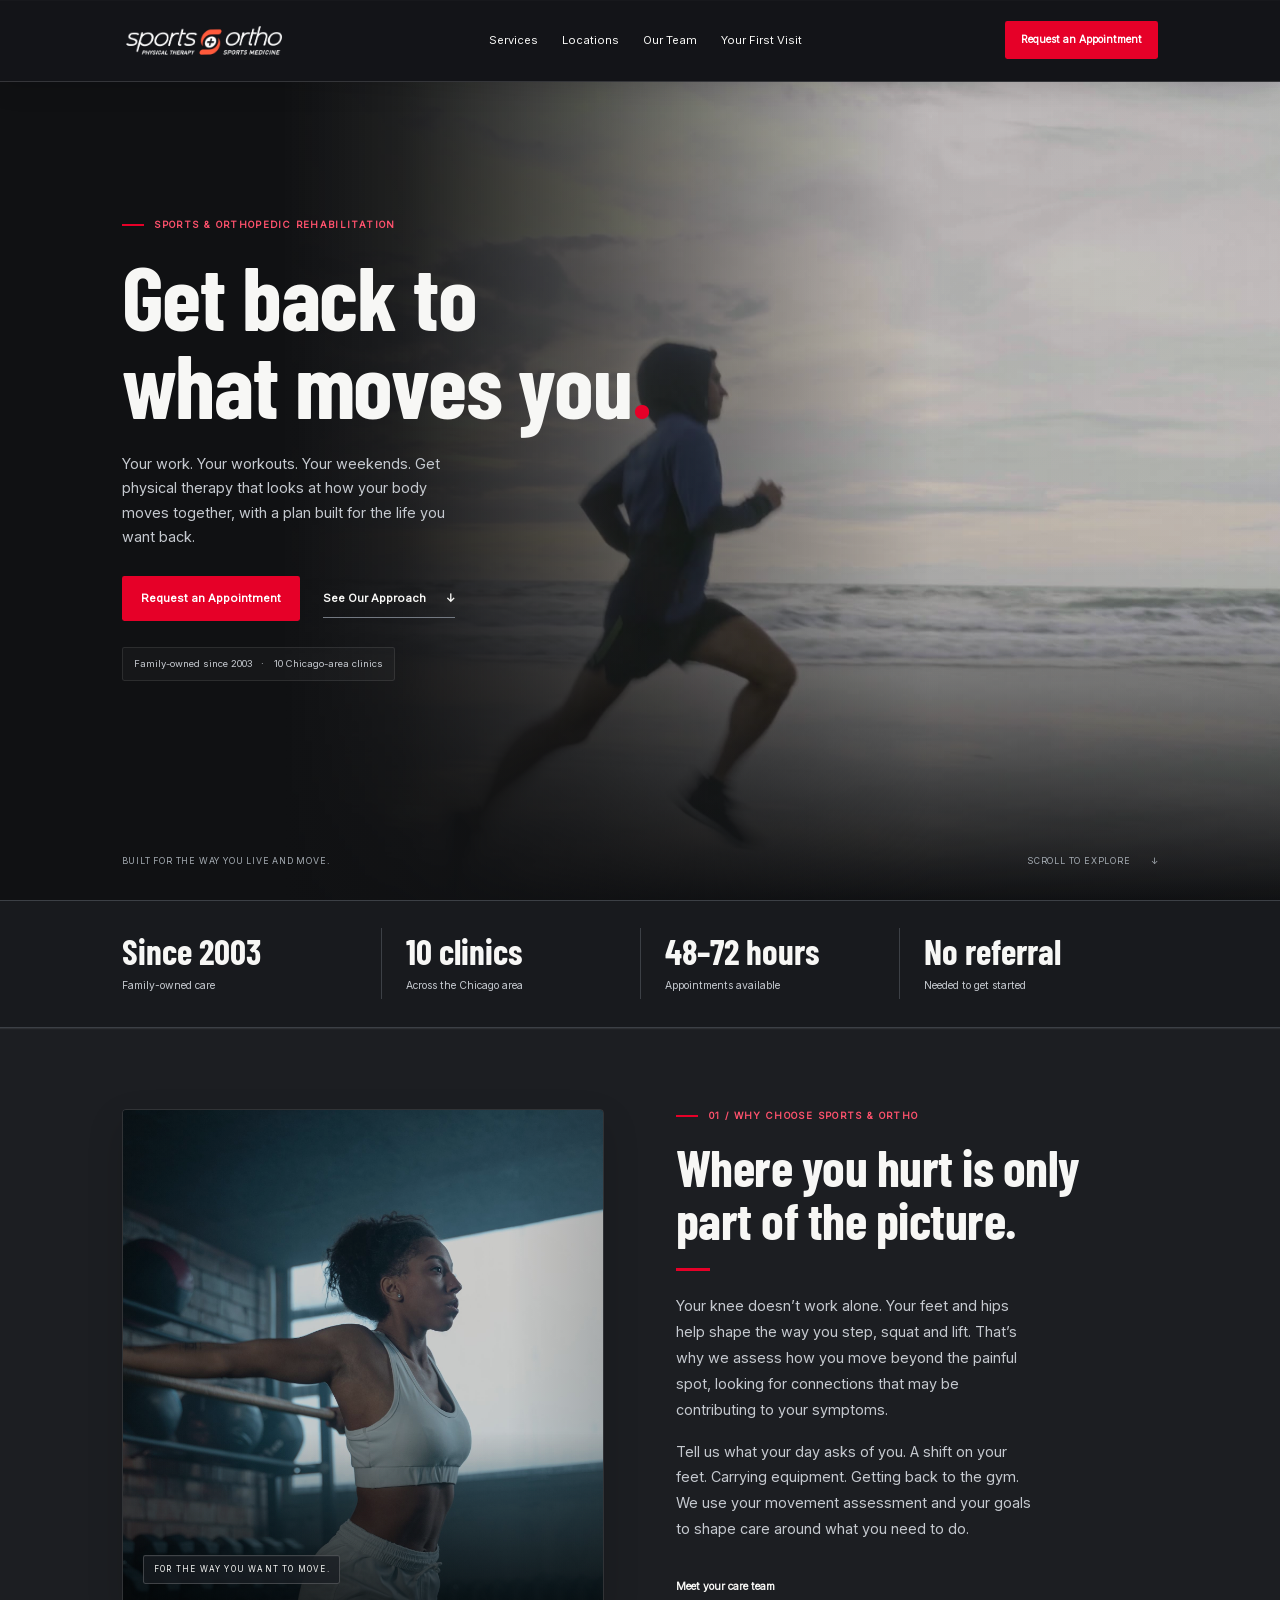
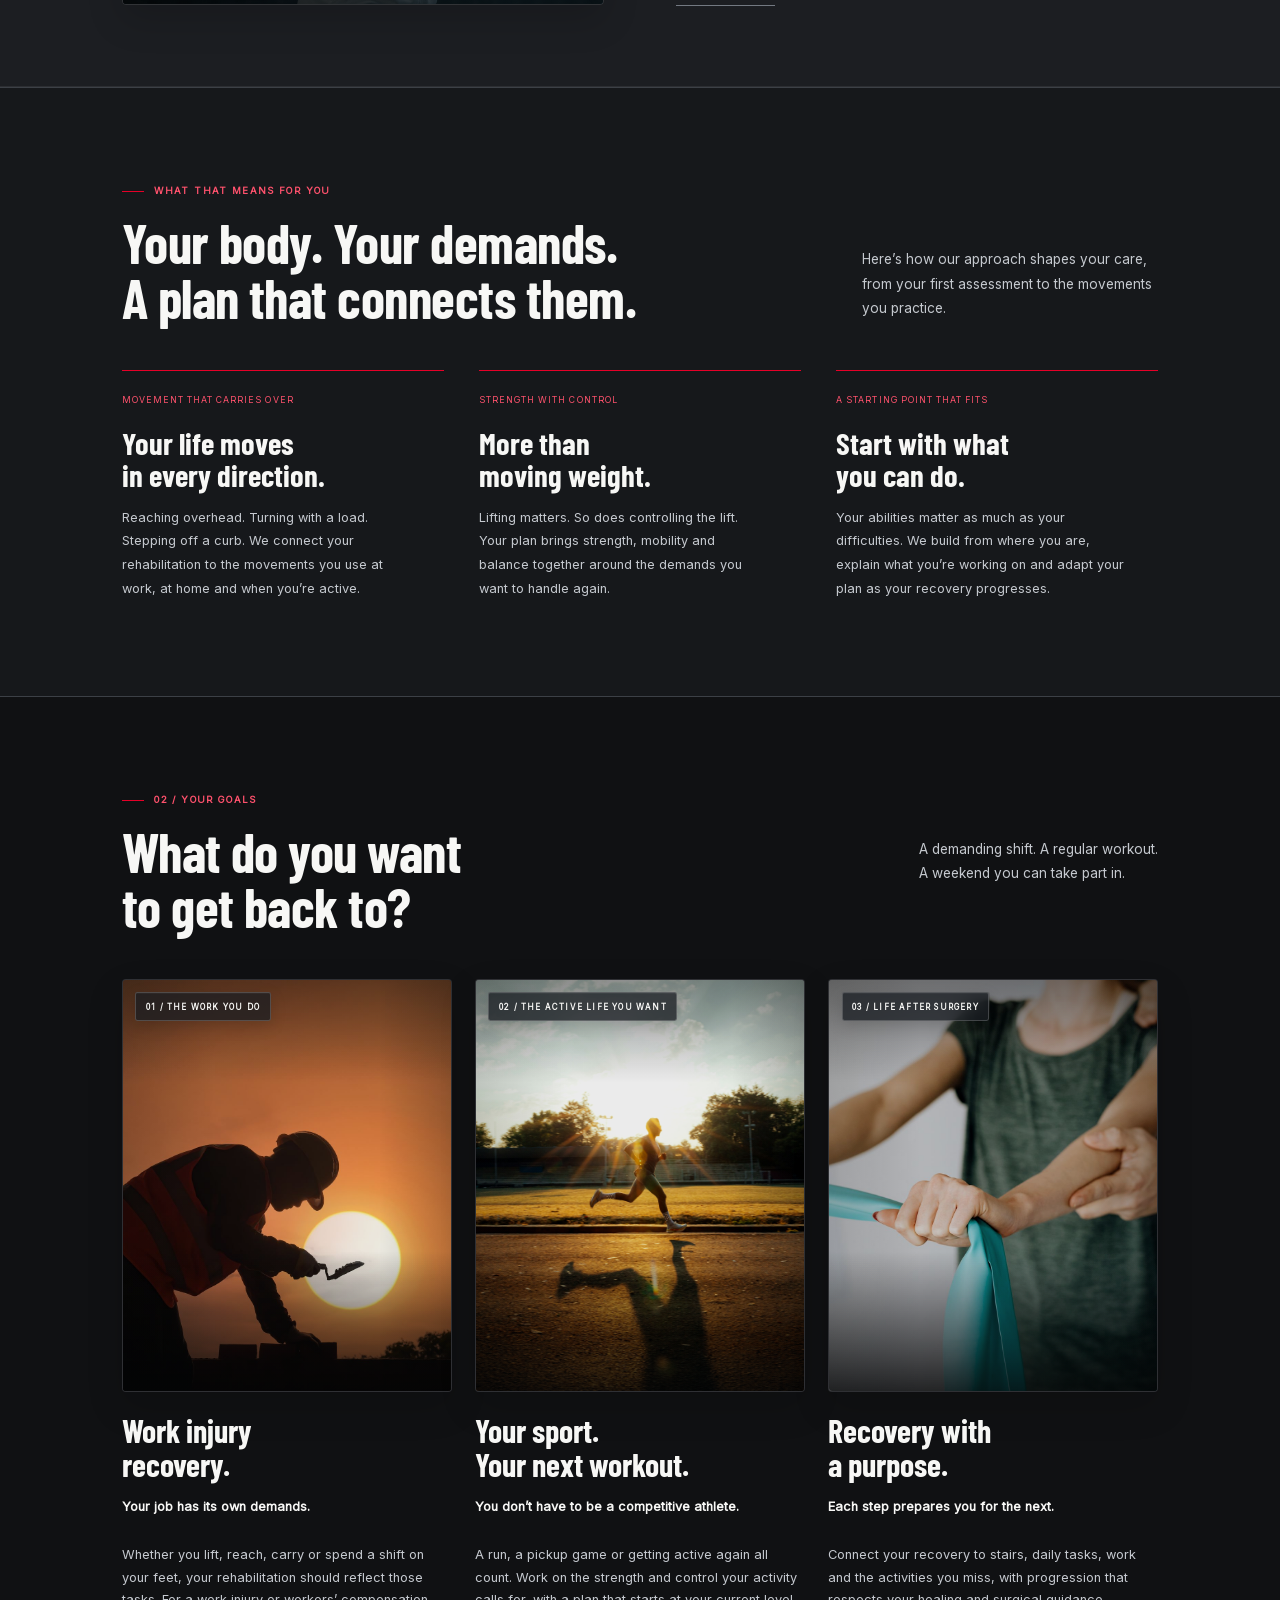
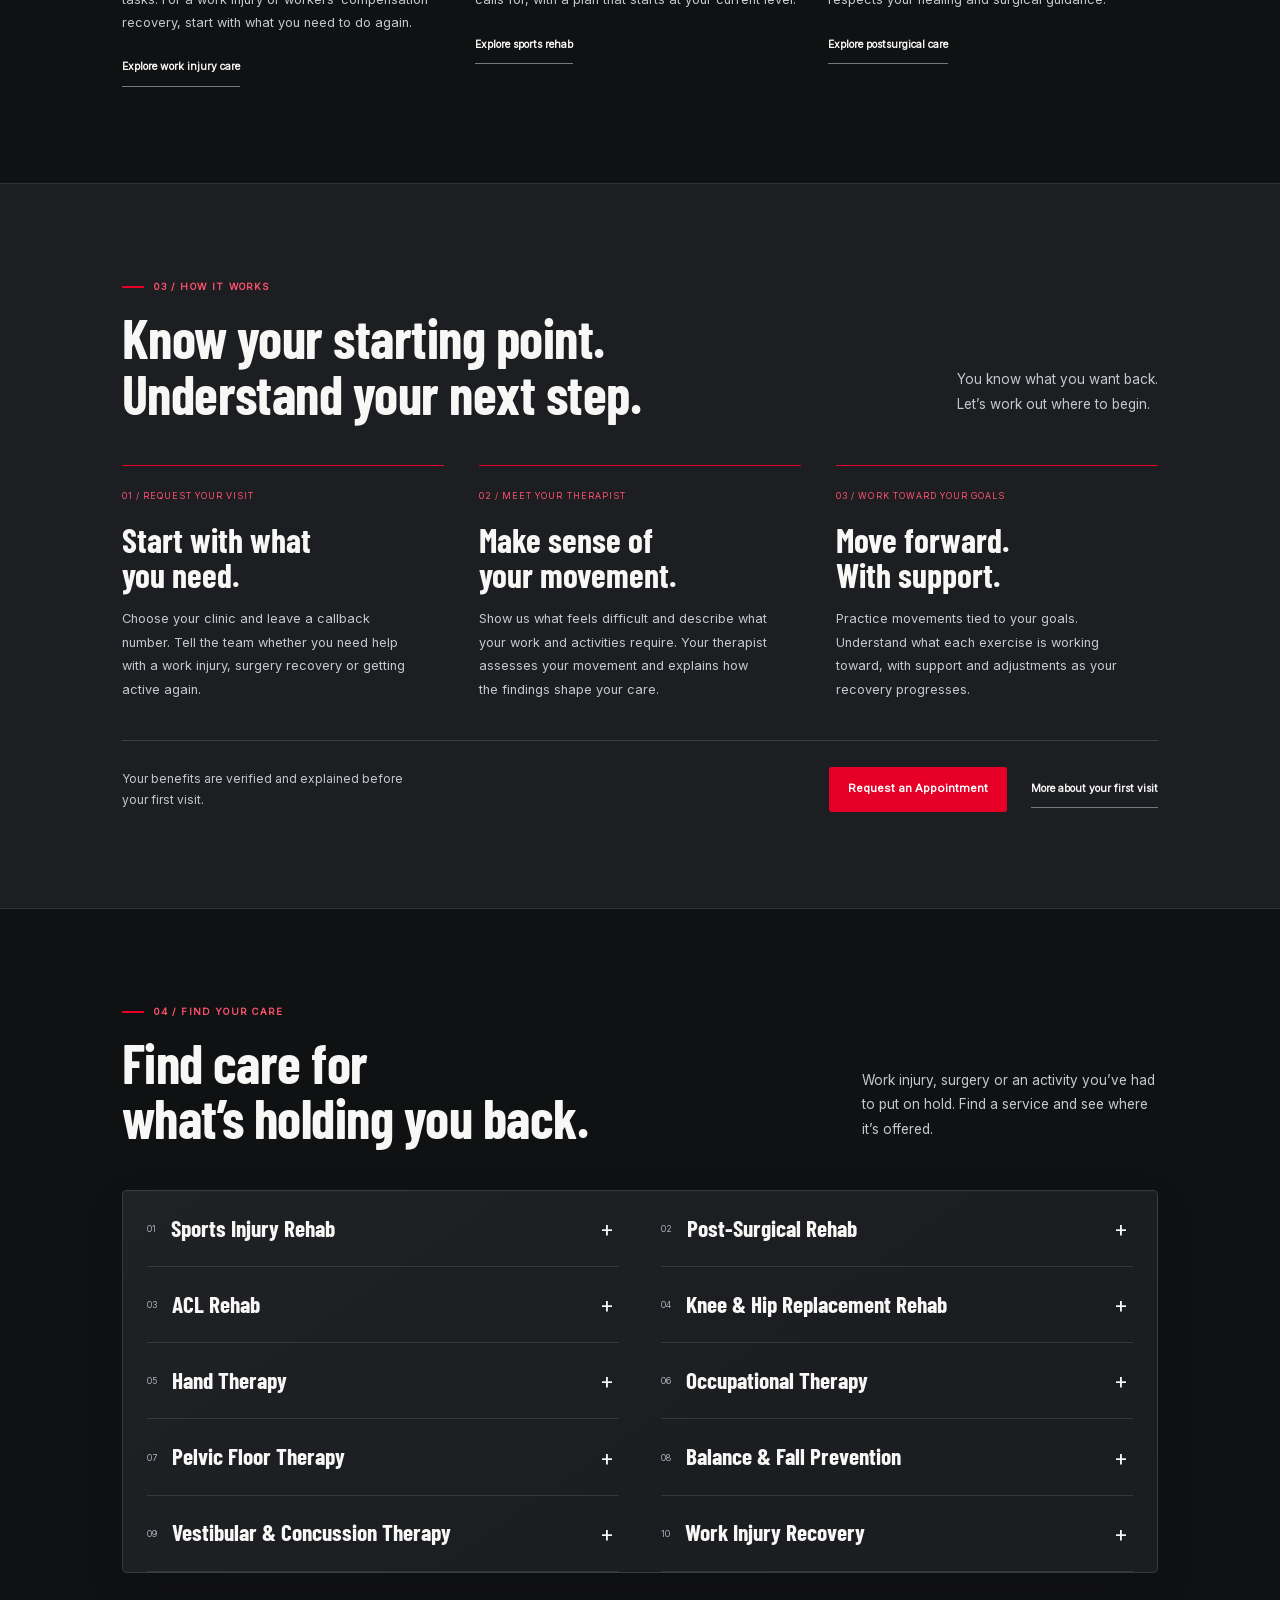
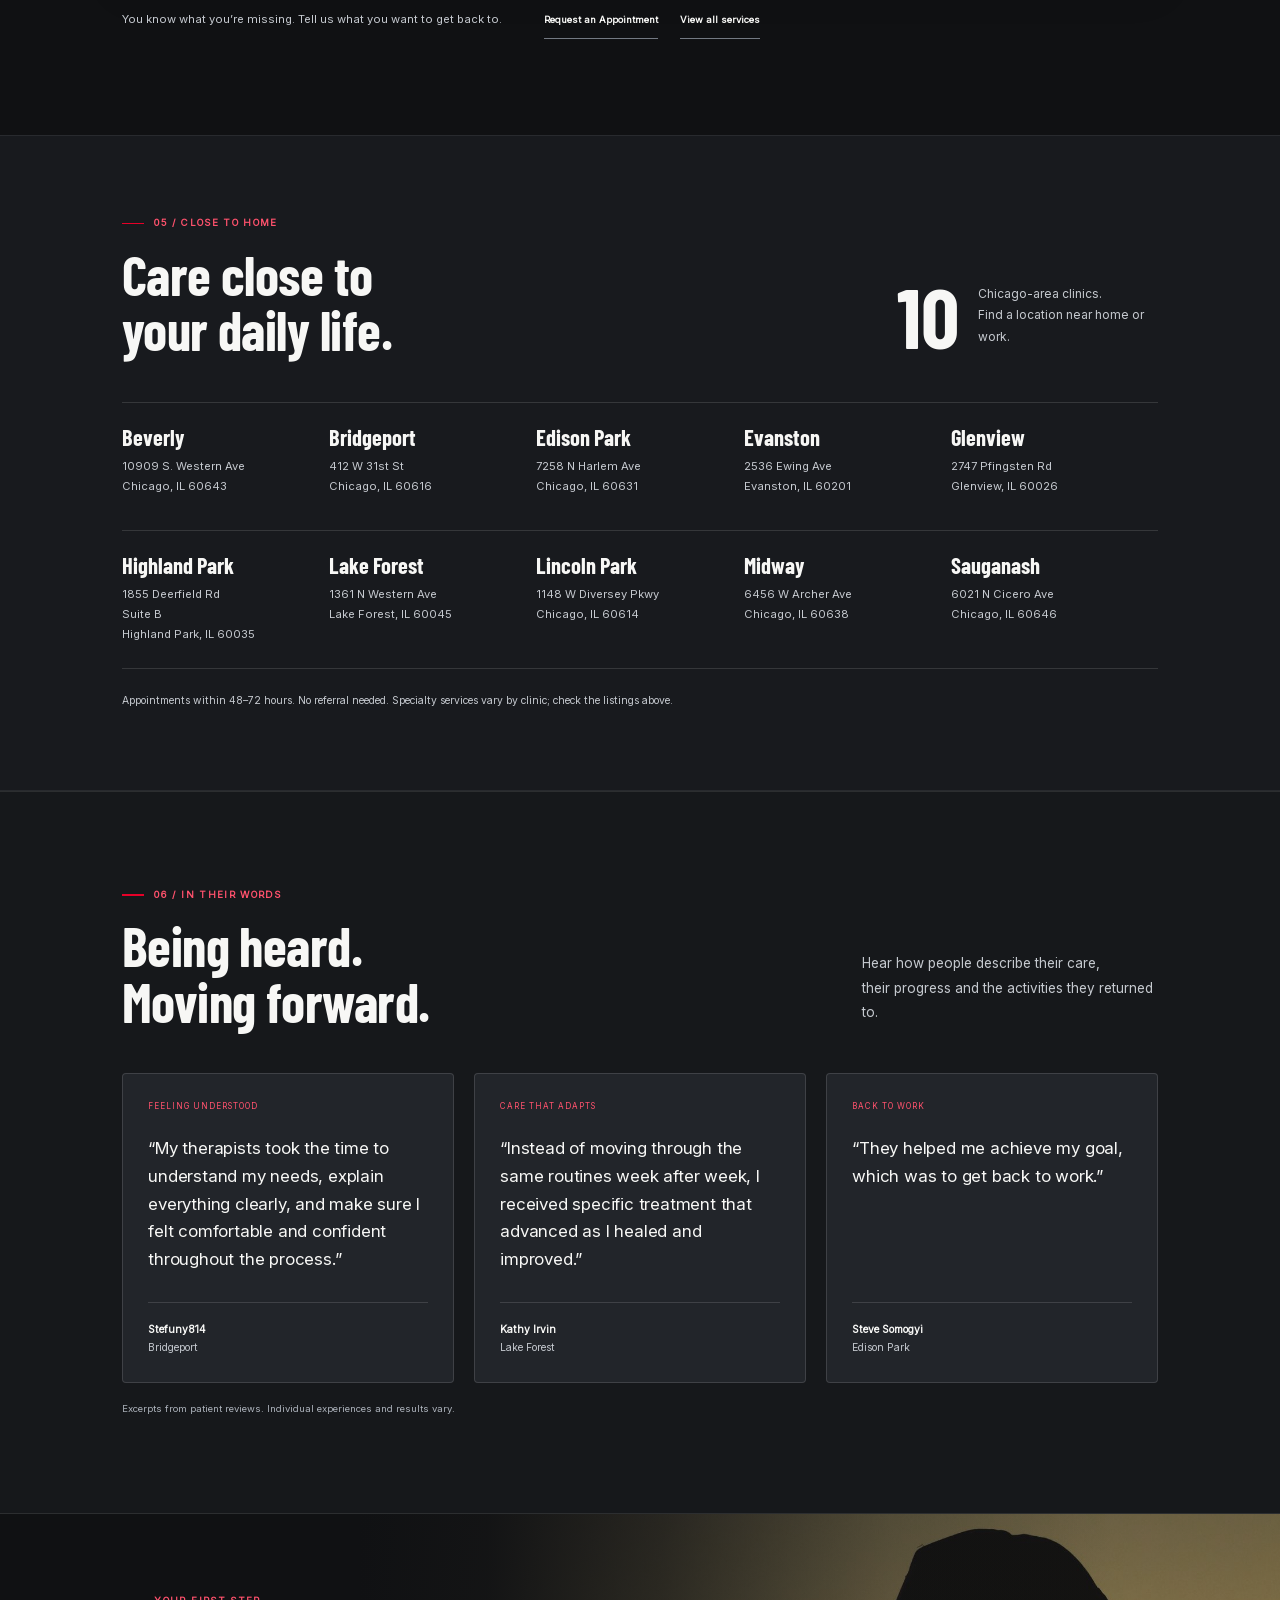
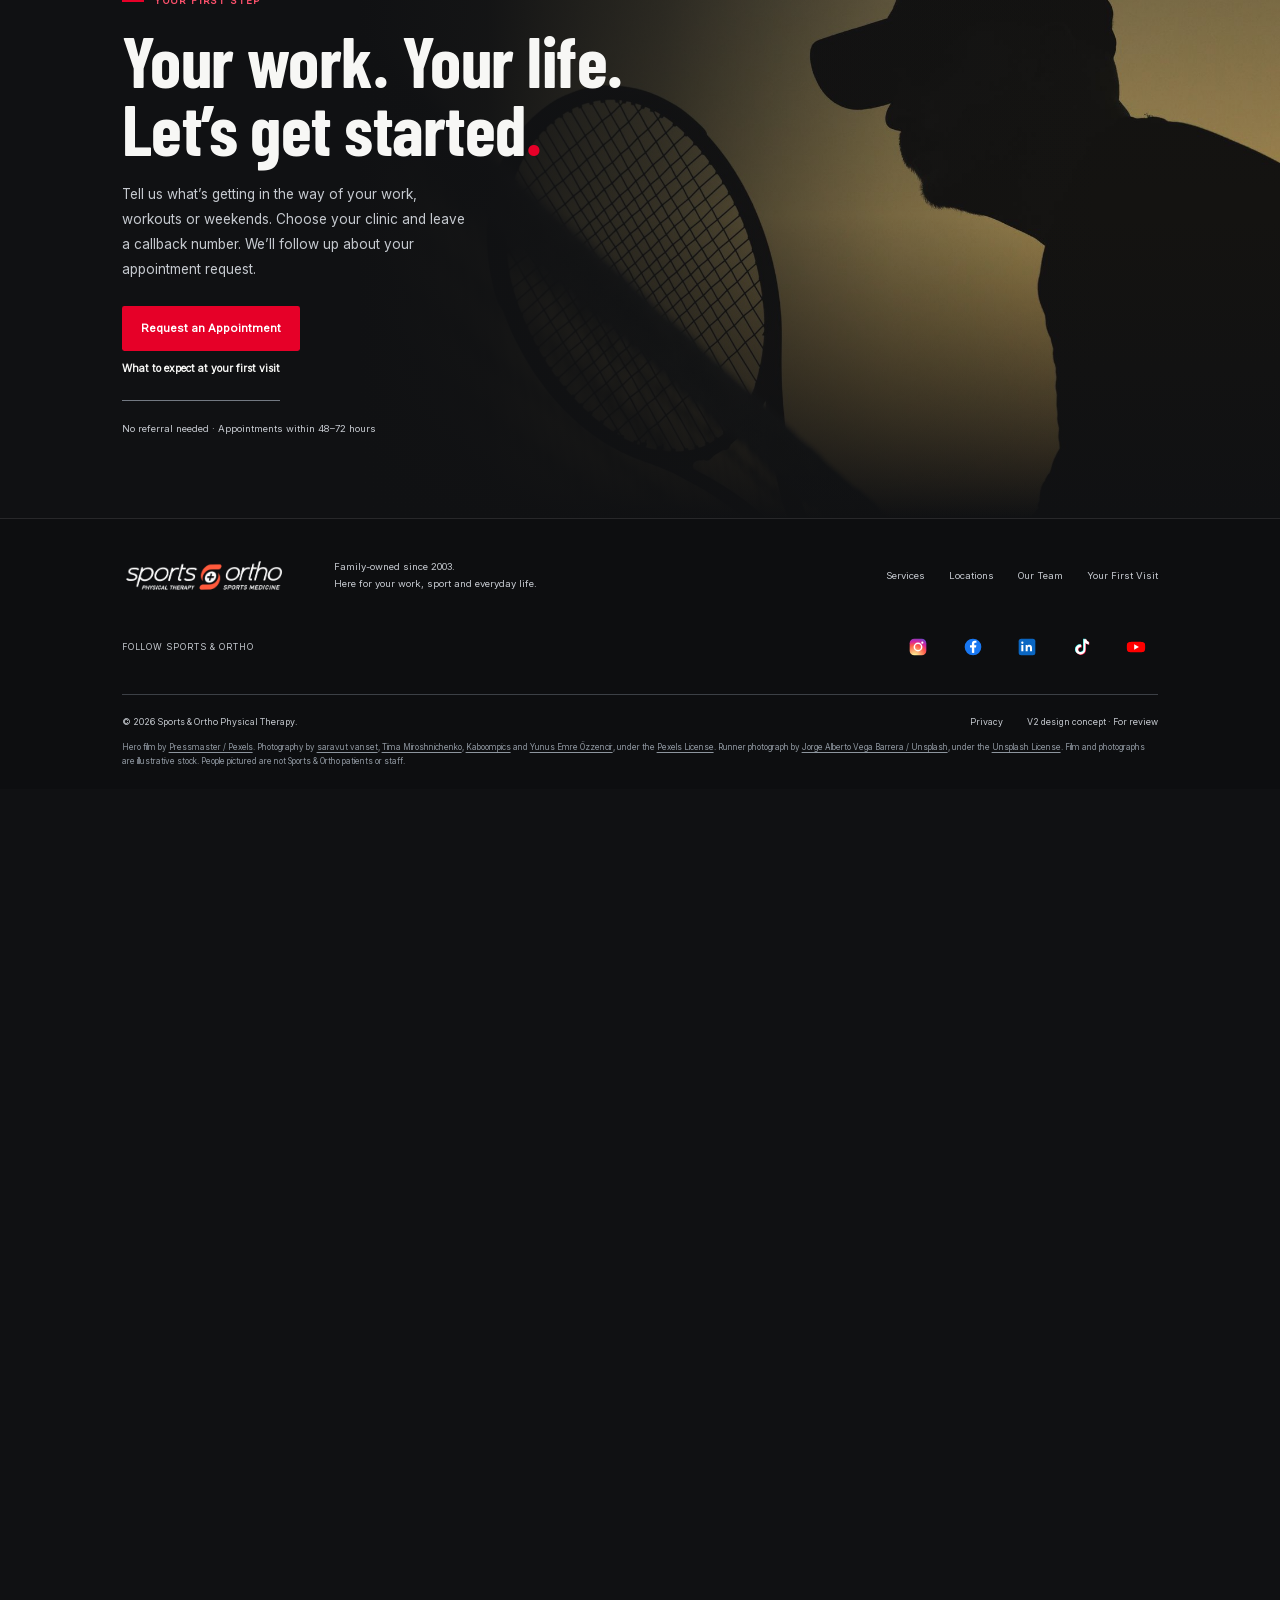
<file: index.html>
<!doctype html>
<html lang="en">
<head>
  <meta charset="utf-8"><meta name="viewport" content="width=device-width,initial-scale=1">
  <meta name="robots" content="noindex,nofollow"><meta name="theme-color" content="#101113">
  <title>Sports & Ortho | Get back to what moves you | V2 concept</title>
  <meta name="description" content="Physical therapy shaped around how you move, the work you do and the active life you want back. Explore Sports & Ortho’s v2 design concept.">
  <link rel="icon" href="assets/favicon.png"><link rel="stylesheet" href="style.css"><link rel="stylesheet" href="cinematic.css"><link rel="stylesheet" href="materials.css"><link rel="stylesheet" href="hero-video.css">
  <link rel="preload" href="assets/barlow-condensed-bold.ttf" as="font" type="font/ttf" crossorigin>
<link rel="stylesheet" href="desktop-scale.css?v=2">
  <link rel="stylesheet" href="homepage-refinements.css?v=1">
  <link rel="stylesheet" href="homepage-funnel.css?v=3">
  <link rel="stylesheet" href="footer-social.css?v=3">
</head>
<body>
<a class="skip" href="#main">Skip to content</a>
<header class="header"><div class="wrap header-inner">
  <a class="brand" href="#" aria-label="Sports & Ortho Physical Therapy home"><img src="assets/logo.png" alt="Sports & Ortho Physical Therapy" width="218" height="70"></a>
  <nav class="desktop-nav" aria-label="Main navigation"><a href="#services">Services</a><a href="#locations">Locations</a><a href="team.html">Our Team</a><a href="#first-visit" data-visit>Your First Visit</a></nav>
  <button class="button primary header-cta" data-appointment>Request an Appointment</button>
  <button class="menu-toggle" aria-label="Open navigation" aria-expanded="false" aria-controls="mobile-nav"><span></span><span></span></button>
</div><nav id="mobile-nav" aria-label="Mobile navigation" hidden><a href="#services">Services</a><a href="#locations">Locations</a><a href="team.html">Our Team</a><a href="#first-visit" data-visit>Your First Visit</a><button class="button primary" data-appointment>Request an Appointment</button></nav></header>
<main id="main">
  <section class="hero has-video" aria-labelledby="hero-heading">
    <div class="hero-image"><img src="assets/runner-poster.jpg" alt="Illustrative stock footage of a runner along the shoreline" fetchpriority="high" width="3840" height="2160"><video id="hero-film" muted loop playsinline preload="none" poster="assets/runner-poster.jpg" data-src="assets/runner-film.mp4" aria-hidden="true" tabindex="-1"></video></div>
    <div class="wrap hero-content">
      <p class="eyebrow">Sports & orthopedic rehabilitation</p>
      <h1 id="hero-heading">Get back to<br>what moves you<span class="red-dot">.</span></h1>
      <p class="hero-description">Your work. Your workouts. Your weekends. Get physical therapy that looks at how your body moves together, with a plan built for the life you want back.</p>
      <div class="hero-actions"><button class="button primary" data-appointment>Request an Appointment</button><a class="text-link" href="#personal">See Our Approach <span aria-hidden="true">↓</span></a></div>
      <p class="credibility">Family-owned since 2003 <span>·</span> 10 Chicago-area clinics</p>
    </div>
    <div class="hero-bottom wrap"><span>Built for the way you live and move.</span><a href="#pathways" aria-label="Scroll to recovery pathways">Scroll to explore <span aria-hidden="true">↓</span></a></div>
  </section>
  <section class="access-strip" aria-label="Care at a glance"><div class="wrap access-grid">
    <div><strong>Since 2003</strong><span>Family-owned care</span></div>
    <div><strong>10 clinics</strong><span>Across the Chicago area</span></div>
    <div><strong>48–72 hours</strong><span>Appointments available</span></div>
    <div><strong>No referral</strong><span>Needed to get started</span></div>
  </div></section>
  <section class="personal" id="personal" aria-labelledby="personal-heading"><div class="wrap personal-grid">
    <div class="personal-photo"><img src="assets/movement-gym.jpg" alt="Illustrative stock photograph of an adult woman practicing an upper-body stretch in a softly lit gym" loading="lazy"><span class="image-caption">FOR THE WAY YOU WANT TO MOVE.</span></div>
    <div class="personal-copy"><p class="eyebrow">01 / Why choose Sports & Ortho</p><h2 id="personal-heading">Where you hurt is only<br>part of the picture.</h2><div class="red-rule"></div><p>Your knee doesn’t work alone. Your feet and hips help shape the way you step, squat and lift. That’s why we assess how you move beyond the painful spot, looking for connections that may be contributing to your symptoms.</p><p>Tell us what your day asks of you. A shift on your feet. Carrying equipment. Getting back to the gym. We use your movement assessment and your goals to shape care around what you need to do.</p><a class="text-link" href="team.html">Meet your care team</a></div>
  </div></section>
  <section class="movement-principles section" id="our-difference" aria-labelledby="difference-heading"><div class="wrap">
    <div class="section-heading"><div><p class="eyebrow">What that means for you</p><h2 id="difference-heading">Your body. Your demands.<br>A plan that connects them.</h2></div><p>Here’s how our approach shapes your care, from your first assessment to the movements you practice.</p></div>
    <ul class="process-grid">
      <li><span class="step-label">Movement that carries over</span><h3>Your life moves<br>in every direction.</h3><p>Reaching overhead. Turning with a load. Stepping off a curb. We connect your rehabilitation to the movements you use at work, at home and when you’re active.</p></li>
      <li><span class="step-label">Strength with control</span><h3>More than<br>moving weight.</h3><p>Lifting matters. So does controlling the lift. Your plan brings strength, mobility and balance together around the demands you want to handle again.</p></li>
      <li><span class="step-label">A starting point that fits</span><h3>Start with what<br>you can do.</h3><p>Your abilities matter as much as your difficulties. We build from where you are, explain what you’re working on and adapt your plan as your recovery progresses.</p></li>
    </ul>
  </div></section>
  <section class="pathways section wrap" id="pathways" aria-labelledby="pathway-heading">
    <div class="section-heading"><div><p class="eyebrow">02 / Your goals</p><h2 id="pathway-heading">What do you want<br>to get back to?</h2></div><p>A demanding shift. A regular workout.<br>A weekend you can take part in.</p></div>
    <div class="pathway-grid">
      <article class="pathway pathway-work"><a class="photo-link" href="https://sportsandortho.net/services/work-injury/" target="_blank" rel="noopener" aria-label="Explore work injury rehabilitation"><img src="assets/work-cinematic.jpg" alt="Illustrative stock photograph of a worker in a hard hat using a trowel at sunset" loading="lazy"><span class="photo-index">01 / THE WORK YOU DO</span></a><div class="pathway-copy"><h3>Work injury<br>recovery.</h3><p><strong>Your job has its own demands.</strong> Whether you lift, reach, carry or spend a shift on your feet, your rehabilitation should reflect those tasks. For a work injury or workers’ compensation recovery, start with what you need to do again.</p><a class="text-link" href="https://sportsandortho.net/services/work-injury/" target="_blank" rel="noopener">Explore work injury care</a></div></article>
      <article class="pathway pathway-sport"><a class="photo-link" href="https://sportsandortho.net/services/sports-injury-rehab/" target="_blank" rel="noopener" aria-label="Explore sports injury rehabilitation"><img src="assets/active-runner-sunset.jpg" alt="Illustrative stock photograph of an adult running on a track in golden evening light" loading="lazy"><span class="photo-index">02 / THE ACTIVE LIFE YOU WANT</span></a><div class="pathway-copy"><h3>Your sport.<br>Your next workout.</h3><p><strong>You don’t have to be a competitive athlete.</strong> A run, a pickup game or getting active again all count. Work on the strength and control your activity calls for, with a plan that starts at your current level.</p><a class="text-link" href="https://sportsandortho.net/services/sports-injury-rehab/" target="_blank" rel="noopener">Explore sports rehab</a></div></article>
      <article class="pathway pathway-surgery"><a class="photo-link" href="https://sportsandortho.net/services/post-surgical-rehab/" target="_blank" rel="noopener" aria-label="Explore recovery after surgery"><img src="assets/recovery-band.jpg" alt="Illustrative stock photograph of an adult practicing a resistance-band movement with professional support" loading="lazy"><span class="photo-index">03 / LIFE AFTER SURGERY</span></a><div class="pathway-copy"><h3>Recovery with<br>a purpose.</h3><p><strong>Each step prepares you for the next.</strong> Connect your recovery to stairs, daily tasks, work and the activities you miss, with progression that respects your healing and surgical guidance.</p><a class="text-link" href="https://sportsandortho.net/services/post-surgical-rehab/" target="_blank" rel="noopener">Explore postsurgical care</a></div></article>
    </div>
  </section>
  <section class="care-process section" id="how-it-works" aria-labelledby="process-heading"><div class="wrap">
    <div class="section-heading"><div><p class="eyebrow">03 / How it works</p><h2 id="process-heading">Know your starting point.<br>Understand your next step.</h2></div><p>You know what you want back.<br>Let’s work out where to begin.</p></div>
    <ol class="process-grid">
      <li><span class="step-label">01 / Request your visit</span><h3>Start with what<br>you need.</h3><p>Choose your clinic and leave a callback number. Tell the team whether you need help with a work injury, surgery recovery or getting active again.</p></li>
      <li><span class="step-label">02 / Meet your therapist</span><h3>Make sense of<br>your movement.</h3><p>Show us what feels difficult and describe what your work and activities require. Your therapist assesses your movement and explains how the findings shape your care.</p></li>
      <li><span class="step-label">03 / Work toward your goals</span><h3>Move forward.<br>With support.</h3><p>Practice movements tied to your goals. Understand what each exercise is working toward, with support and adjustments as your recovery progresses.</p></li>
    </ol>
    <div class="process-next"><p>Your benefits are verified and explained before your first visit.</p><button class="button primary" data-appointment>Request an Appointment</button><a class="text-link" href="#first-visit" data-visit>More about your first visit</a></div>
  </div></section>
  <section class="services section wrap" id="services" aria-labelledby="services-heading"><div class="section-heading"><div><p class="eyebrow">04 / Find your care</p><h2 id="services-heading">Find care for<br>what’s holding you back.</h2></div><p>Work injury, surgery or an activity you’ve had to put on hold. Find a service and see where it’s offered.</p></div>
    <div class="service-directory">
      <details><summary><span class="service-number">01</span><h3>Sports Injury Rehab</h3><span class="plus" aria-hidden="true">+</span></summary><div class="service-body"><p><strong>Your sport asks more than a straight line.</strong> Stopping, turning and changing pace take strength and control. We shape your rehab around your injury, current abilities and the activity you want back.</p><p class="availability"><strong>Available at</strong> Beverly, Bridgeport, Edison Park, Evanston, Glenview, Highland Park, Lake Forest, Lincoln Park and Sauganash.</p><a class="text-link" href="https://sportsandortho.net/services/sports-injury-rehab/" target="_blank" rel="noopener">Explore sports injury rehab</a></div></details>
      <details><summary><span class="service-number">02</span><h3>Post-Surgical Rehab</h3><span class="plus" aria-hidden="true">+</span></summary><div class="service-body"><p><strong>Each step should prepare you for the next.</strong> Build toward work, workouts and daily tasks with a plan shaped around your healing stage and surgical guidance.</p><p class="availability"><strong>Available at</strong> All 10 clinics.</p><a class="text-link" href="https://sportsandortho.net/services/post-surgical-rehab/" target="_blank" rel="noopener">Explore postsurgical care</a></div></details>
      <details><summary><span class="service-number">03</span><h3>ACL Rehab</h3><span class="plus" aria-hidden="true">+</span></summary><div class="service-body"><p><strong>Prepare for the movements you want back.</strong> Work on strength, balance and control after an ACL injury or surgery, progressing toward the demands of your activity as your recovery allows.</p><p class="availability"><strong>Available at</strong> Beverly, Bridgeport, Edison Park, Evanston, Glenview, Highland Park, Lake Forest, Lincoln Park and Sauganash.</p><a class="text-link" href="https://sportsandortho.net/services/acl-rehab/" target="_blank" rel="noopener">Explore ACL rehab</a></div></details>
      <details><summary><span class="service-number">04</span><h3>Knee & Hip Replacement Rehab</h3><span class="plus" aria-hidden="true">+</span></summary><div class="service-body"><p><strong>Give your recovery a practical goal.</strong> Stairs at work. Getting in and out of the car. Walking farther. Connect strength and mobility work to daily life after knee or hip replacement.</p><p class="availability"><strong>Available at</strong> Beverly, Bridgeport, Edison Park, Evanston, Glenview, Highland Park, Lake Forest, Lincoln Park and Sauganash.</p><a class="text-link" href="https://sportsandortho.net/services/joint-replacement-rehab/" target="_blank" rel="noopener">Explore joint replacement rehab</a></div></details>
      <details><summary><span class="service-number">05</span><h3>Hand Therapy</h3><span class="plus" aria-hidden="true">+</span></summary><div class="service-body"><p><strong>Your grip has a job to do.</strong> Holding a tool, carrying a bag or using equipment all ask something of your hands. Your therapy focuses on the hand and wrist movements your work and life require.</p><p class="availability"><strong>Available at</strong> Beverly, Bridgeport, Edison Park, Evanston, Glenview, Lincoln Park and Sauganash.</p><a class="text-link" href="https://sportsandortho.net/services/hand-therapy/" target="_blank" rel="noopener">Explore hand therapy</a></div></details>
      <details><summary><span class="service-number">06</span><h3>Occupational Therapy</h3><span class="plus" aria-hidden="true">+</span></summary><div class="service-body"><p><strong>Your day is full of movements worth getting back.</strong> Work on the tasks that matter at home and on the job, with care shaped around your abilities and the demands of your routine.</p><p class="availability"><strong>Available at</strong> Beverly, Bridgeport, Edison Park, Evanston, Glenview and Lincoln Park.</p><a class="text-link" href="https://sportsandortho.net/services/occupational-therapy/" target="_blank" rel="noopener">Explore occupational therapy</a></div></details>
      <details><summary><span class="service-number">07</span><h3>Pelvic Floor Therapy</h3><span class="plus" aria-hidden="true">+</span></summary><div class="service-body"><p><strong>Your symptoms deserve a conversation.</strong> If pelvic-floor concerns are getting in the way of exercise, work or daily life, find space to discuss them and work toward your goals.</p><p class="availability"><strong>Available at</strong> Glenview.</p><a class="text-link" href="https://sportsandortho.net/services/pelvic-floor-therapy/" target="_blank" rel="noopener">Explore pelvic floor therapy</a></div></details>
      <details><summary><span class="service-number">08</span><h3>Balance & Fall Prevention</h3><span class="plus" aria-hidden="true">+</span></summary><div class="service-body"><p><strong>Confidence matters when you change direction.</strong> Practice balance and control for turning, reaching and moving across different surfaces, with care connected to your everyday demands.</p><p class="availability"><strong>Available at</strong> Beverly, Bridgeport, Edison Park, Evanston, Glenview, Highland Park, Lake Forest, Lincoln Park and Sauganash.</p><a class="text-link" href="https://sportsandortho.net/services/balance-fall-prevention/" target="_blank" rel="noopener">Explore balance care</a></div></details>
      <details><summary><span class="service-number">09</span><h3>Vestibular & Concussion Therapy</h3><span class="plus" aria-hidden="true">+</span></summary><div class="service-body"><p><strong>Get help with what’s interrupting your day.</strong> Dizziness, balance difficulties or symptoms after a concussion can affect work and activity. Your therapist assesses your concerns and helps you understand the next steps.</p><p class="availability"><strong>Vestibular care</strong> Edison Park, Bridgeport and Lincoln Park.<br><strong>Concussion care</strong> Edison Park.</p><a class="text-link" href="https://sportsandortho.net/services/vestibular-concussion/" target="_blank" rel="noopener">Explore vestibular & concussion care</a></div></details>
      <details><summary><span class="service-number">10</span><h3>Work Injury Recovery</h3><span class="plus" aria-hidden="true">+</span></summary><div class="service-body"><p><strong>Your rehabilitation should reflect your work.</strong> Tell us about the lifting, reaching, carrying or time on your feet your job requires. We connect your care to those demands and your stage of recovery, including work injuries covered by workers’ compensation.</p><p class="availability"><strong>Available at</strong> All 10 clinics.</p><a class="text-link" href="https://sportsandortho.net/services/work-injury/" target="_blank" rel="noopener">Explore work injury care</a></div></details>
    </div><div class="directory-bottom"><p>You know what you’re missing. Tell us what you want to get back to.</p><button class="text-link unstyled" data-appointment>Request an Appointment</button><a class="text-link" href="https://sportsandortho.net/services/" target="_blank" rel="noopener">View all services</a></div>
  </section>
  <section class="locations" id="locations" aria-labelledby="locations-heading"><div class="wrap"><div class="section-heading"><div><p class="eyebrow">05 / Close to home</p><h2 id="locations-heading">Care close to<br>your daily life.</h2></div><div class="location-intro"><span class="location-count">10</span><p>Chicago-area clinics.<br>Find a location near home or work.</p></div></div>
    <div class="location-list">
      <a href="https://sportsandortho.net/locations/beverly/" target="_blank" rel="noopener"><div><h3>Beverly</h3><p>10909 S. Western Ave<br>Chicago, IL 60643</p></div></a>
      <a href="https://sportsandortho.net/locations/bridgeport/" target="_blank" rel="noopener"><div><h3>Bridgeport</h3><p>412 W 31st St<br>Chicago, IL 60616</p></div></a>
      <a href="https://sportsandortho.net/locations/edison-park/" target="_blank" rel="noopener"><div><h3>Edison Park</h3><p>7258 N Harlem Ave<br>Chicago, IL 60631</p></div></a>
      <a href="https://sportsandortho.net/locations/evanston/" target="_blank" rel="noopener"><div><h3>Evanston</h3><p>2536 Ewing Ave<br>Evanston, IL 60201</p></div></a>
      <a href="https://sportsandortho.net/locations/glenview/" target="_blank" rel="noopener"><div><h3>Glenview</h3><p>2747 Pfingsten Rd<br>Glenview, IL 60026</p></div></a>
      <a href="https://sportsandortho.net/locations/highland-park/" target="_blank" rel="noopener"><div><h3>Highland Park</h3><p>1855 Deerfield Rd<br>Suite B<br>Highland Park, IL 60035</p></div></a>
      <a href="https://sportsandortho.net/locations/lake-forest/" target="_blank" rel="noopener"><div><h3>Lake Forest</h3><p>1361 N Western Ave<br>Lake Forest, IL 60045</p></div></a>
      <a href="https://sportsandortho.net/locations/lincoln-park/" target="_blank" rel="noopener"><div><h3>Lincoln Park</h3><p>1148 W Diversey Pkwy<br>Chicago, IL 60614</p></div></a>
      <a href="https://sportsandortho.net/locations/midway/" target="_blank" rel="noopener"><div><h3>Midway</h3><p>6456 W Archer Ave<br>Chicago, IL 60638</p></div></a>
      <a href="https://sportsandortho.net/locations/sauganash/" target="_blank" rel="noopener"><div><h3>Sauganash</h3><p>6021 N Cicero Ave<br>Chicago, IL 60646</p></div></a>
    </div><p class="location-note">Appointments within 48–72 hours. No referral needed. Specialty services vary by clinic; check the listings above.</p>
  </div></section>
  <section class="patient-voices section" id="patient-stories" aria-labelledby="voices-heading"><div class="wrap">
    <div class="section-heading"><div><p class="eyebrow">06 / In their words</p><h2 id="voices-heading">Being heard.<br>Moving forward.</h2></div><p>Hear how people describe their care,<br>their progress and the activities they returned to.</p></div>
    <div class="review-grid"><figure class="review-card"><span class="review-theme">Feeling understood</span><blockquote>“My therapists took the time to understand my needs, explain everything clearly, and make sure I felt comfortable and confident throughout the process.”</blockquote><figcaption><strong>Stefuny814</strong><span>Bridgeport</span></figcaption></figure><figure class="review-card"><span class="review-theme">Care that adapts</span><blockquote>“Instead of moving through the same routines week after week, I received specific treatment that advanced as I healed and improved.”</blockquote><figcaption><strong>Kathy Irvin</strong><span>Lake Forest</span></figcaption></figure><figure class="review-card"><span class="review-theme">Back to work</span><blockquote>“They helped me achieve my goal, which was to get back to work.”</blockquote><figcaption><strong>Steve Somogyi</strong><span>Edison Park</span></figcaption></figure></div><p class="review-note">Excerpts from patient reviews. Individual experiences and results vary.</p>
  </div></section>
  <section class="closing" aria-labelledby="closing-heading"><div class="closing-image"><img src="assets/tennis-sunset.jpg" alt="Illustrative stock photograph of a tennis player and racket silhouetted in warm sunset light" loading="lazy"></div><div class="wrap closing-copy"><p class="eyebrow">Your first step</p><h2 id="closing-heading">Your work. Your life.<br>Let’s get started<span class="red-dot">.</span></h2><p>Tell us what’s getting in the way of your work, workouts or weekends. Choose your clinic and leave a callback number. We’ll follow up about your appointment request.</p><button class="button primary" data-appointment>Request an Appointment</button><a class="text-link closing-visit" href="#first-visit" data-visit>What to expect at your first visit</a><p class="closing-reassurance">No referral needed · Appointments within 48–72 hours</p></div></section>
</main>
<footer class="footer"><div class="wrap"><div class="footer-main"><a class="brand" href="#" aria-label="Sports & Ortho Physical Therapy home"><img src="assets/logo.png" alt="Sports & Ortho Physical Therapy" width="205" height="66"></a><p>Family-owned since 2003.<br>Here for your work, sport and everyday life.</p><nav aria-label="Footer navigation"><a href="#services">Services</a><a href="#locations">Locations</a><a href="team.html">Our Team</a><a href="#first-visit" data-visit>Your First Visit</a></nav></div><div class="footer-social"><p>Follow Sports &amp; Ortho</p><nav aria-label="Social media"><a href="https://www.instagram.com/sportsandortho/" target="_blank" rel="noopener" aria-label="Instagram" title="Instagram (opens in a new tab)"><svg aria-hidden="true" focusable="false" viewBox="0 0 24 24"><defs><radialGradient id="sg-ig" cx="30%" cy="107%" r="150%"><stop offset="0%" stop-color="#fdf497"/><stop offset="5%" stop-color="#fdf497"/><stop offset="45%" stop-color="#fd5949"/><stop offset="60%" stop-color="#d6249f"/><stop offset="90%" stop-color="#285AEB"/></radialGradient></defs><rect x="2" y="2" width="20" height="20" rx="5.5" fill="url(#sg-ig)"/><circle cx="12" cy="12" r="4.4" fill="none" stroke="#fff" stroke-width="1.8"/><circle cx="17.2" cy="6.8" r="1.3" fill="#fff"/></svg></a><a href="https://www.facebook.com/sportsandortho/" target="_blank" rel="noopener" aria-label="Facebook" title="Facebook (opens in a new tab)"><svg aria-hidden="true" focusable="false" viewBox="0 0 24 24"><circle cx="12" cy="12" r="10" fill="#1877F2"/><path d="M15.6 12.5l.4-2.6h-2.5V8.2c0-.7.35-1.4 1.47-1.4h1.14V4.6s-1.03-.18-2.02-.18c-2.06 0-3.41 1.25-3.41 3.51v2h-2.3v2.6h2.3V19a9 9 0 002.82 0v-6.5h2.1z" fill="#fff"/></svg></a><a href="https://www.linkedin.com/company/sportsandortho/" target="_blank" rel="noopener" aria-label="LinkedIn" title="LinkedIn (opens in a new tab)"><svg aria-hidden="true" focusable="false" viewBox="0 0 24 24"><rect x="2" y="2" width="20" height="20" rx="3" fill="#0A66C2"/><path d="M7.6 9.6V17H5.2V9.6h2.4zM6.4 5.5a1.4 1.4 0 110 2.8 1.4 1.4 0 010-2.8zM10.1 9.6h2.3v1c.4-.6 1.2-1.2 2.4-1.2 2 0 3.2 1.3 3.2 3.6V17h-2.4v-3.6c0-1-.4-1.6-1.3-1.6-.9 0-1.5.6-1.5 1.6V17h-2.4V9.6z" fill="#fff"/></svg></a><a href="https://www.tiktok.com/@sportsandortho" target="_blank" rel="noopener" aria-label="TikTok" title="TikTok (opens in a new tab)"><svg aria-hidden="true" focusable="false" viewBox="0 0 24 24"><path d="M20.2 8.9a6 6 0 01-4.1-2v8.2a6 6 0 11-6-6c.3 0 .6 0 .9.1v3a3 3 0 100 5.8 3 3 0 002.9-3V2.6h3a6 6 0 003.3 3.4v2.9z" fill="#25F4EE" transform="translate(-.6,-.4)"/><path d="M20.2 8.9a6 6 0 01-4.1-2v8.2a6 6 0 11-6-6c.3 0 .6 0 .9.1v3a3 3 0 100 5.8 3 3 0 002.9-3V2.6h3a6 6 0 003.3 3.4v2.9z" fill="#FE2C55" transform="translate(.6,.4)"/><path d="M20.2 8.9a6 6 0 01-4.1-2v8.2a6 6 0 11-6-6c.3 0 .6 0 .9.1v3a3 3 0 100 5.8 3 3 0 002.9-3V2.6h3a6 6 0 003.3 3.4v2.9z" fill="#ffffff"/></svg></a><a href="https://www.youtube.com/@sportsandorthopt" target="_blank" rel="noopener" aria-label="YouTube" title="YouTube (opens in a new tab)"><svg aria-hidden="true" focusable="false" viewBox="0 0 24 24"><path d="M23 12c0-2.5-.25-3.9-.55-4.5a2.5 2.5 0 00-1.75-1.35C19.15 5.7 12 5.7 12 5.7s-7.15 0-8.7.45A2.5 2.5 0 001.55 7.5C1.25 8.1 1 9.5 1 12s.25 3.9.55 4.5a2.5 2.5 0 001.75 1.35c1.55.45 8.7.45 8.7.45s7.15 0 8.7-.45a2.5 2.5 0 001.75-1.35c.3-.6.55-2 .55-4.5z" fill="#FF0000"/><path d="M9.8 15.2V8.8l5.7 3.2-5.7 3.2z" fill="#fff"/></svg></a></nav></div><div class="footer-base"><p>© 2026 Sports & Ortho Physical Therapy.</p><div><a href="https://sportsandortho.net/privacy/" target="_blank" rel="noopener">Privacy</a><span>V2 design concept · For review</span></div></div><p class="photo-credit" id="photo-credit">Hero film by <a href="https://www.pexels.com/video/a-man-running-in-the-beach-shoreline-3191933/" target="_blank" rel="noopener">Pressmaster / Pexels</a>. Photography by <a href="https://www.pexels.com/photo/construction-worker-at-sunset-10410009/" target="_blank" rel="noopener">saravut vanset</a>, <a href="https://www.pexels.com/photo/a-woman-in-an-activewear-exercising-6388980/" target="_blank" rel="noopener">Tima Miroshnichenko</a>, <a href="https://www.pexels.com/photo/crop-anonymous-woman-stretching-elastic-band-near-professional-chiropractor-4506166/" target="_blank" rel="noopener">Kaboompics</a> and <a href="https://www.pexels.com/photo/silhouette-of-tennis-player-at-sunset-28435182/" target="_blank" rel="noopener">Yunus Emre Özzencir</a>, under the <a href="https://www.pexels.com/license/" target="_blank" rel="noopener">Pexels License</a>. Runner photograph by <a href="https://unsplash.com/photos/a-runner-sprints-on-a-track-in-the-golden-sunlight-1-nuy7fD3fw" target="_blank" rel="noopener">Jorge Alberto Vega Barrera / Unsplash</a>, under the <a href="https://unsplash.com/license" target="_blank" rel="noopener">Unsplash License</a>. Film and photographs are illustrative stock. People pictured are not Sports &amp; Ortho patients or staff.</p></div></footer>

<dialog id="appointment-dialog" aria-labelledby="appointment-heading"><button class="dialog-close" aria-label="Close appointment preview">×</button><p class="eyebrow">Take your next step</p><h2 id="appointment-heading">Let’s start with you.</h2><p class="demo-notice">Design preview only. Use sample details. Nothing is sent or saved, and no appointment is booked.</p><form id="demo-form"><label>Your name<input name="name" autocomplete="off" placeholder="Sample name" required></label><label>Callback number<input name="phone" type="tel" autocomplete="off" placeholder="Sample phone number" required></label><label>Preferred clinic<select name="clinic" required><option value="">Select a clinic</option><option>Beverly</option><option>Bridgeport</option><option>Edison Park</option><option>Evanston</option><option>Glenview</option><option>Highland Park</option><option>Lake Forest</option><option>Lincoln Park</option><option>Midway</option><option>Sauganash</option></select></label><button class="button primary" type="submit">Preview request</button></form><div class="demo-result" hidden tabindex="-1"><h3>You’ve taken the first step.</h3><p>On the finished website, the team would follow up to discuss your request. This preview has not sent or booked anything.</p><button class="button secondary dialog-done">Back to the concept</button></div></dialog>
<dialog id="visit-dialog" aria-labelledby="visit-heading"><button class="dialog-close" aria-label="Close first visit information">×</button><p class="eyebrow">Your first visit</p><h2 id="visit-heading">Know what<br>comes next.</h2><p>Bring your questions and tell us what your day asks of you. Your therapist will assess how you move, discuss your goals and explain a plan connected to your work, activities and stage of recovery.</p><ul><li>Bring your photo ID and insurance card, if you have one.</li><li>Wear comfortable clothes you can move in.</li><li>Bring any relevant medical reports or surgery instructions.</li></ul><p>Your benefits are verified and explained before your first visit.</p><button class="button primary" data-appointment>Request an Appointment</button></dialog>
<script src="hero-video.js"></script><script src="app.js"></script><script src="motion.js"></script>
</body></html>
</file>
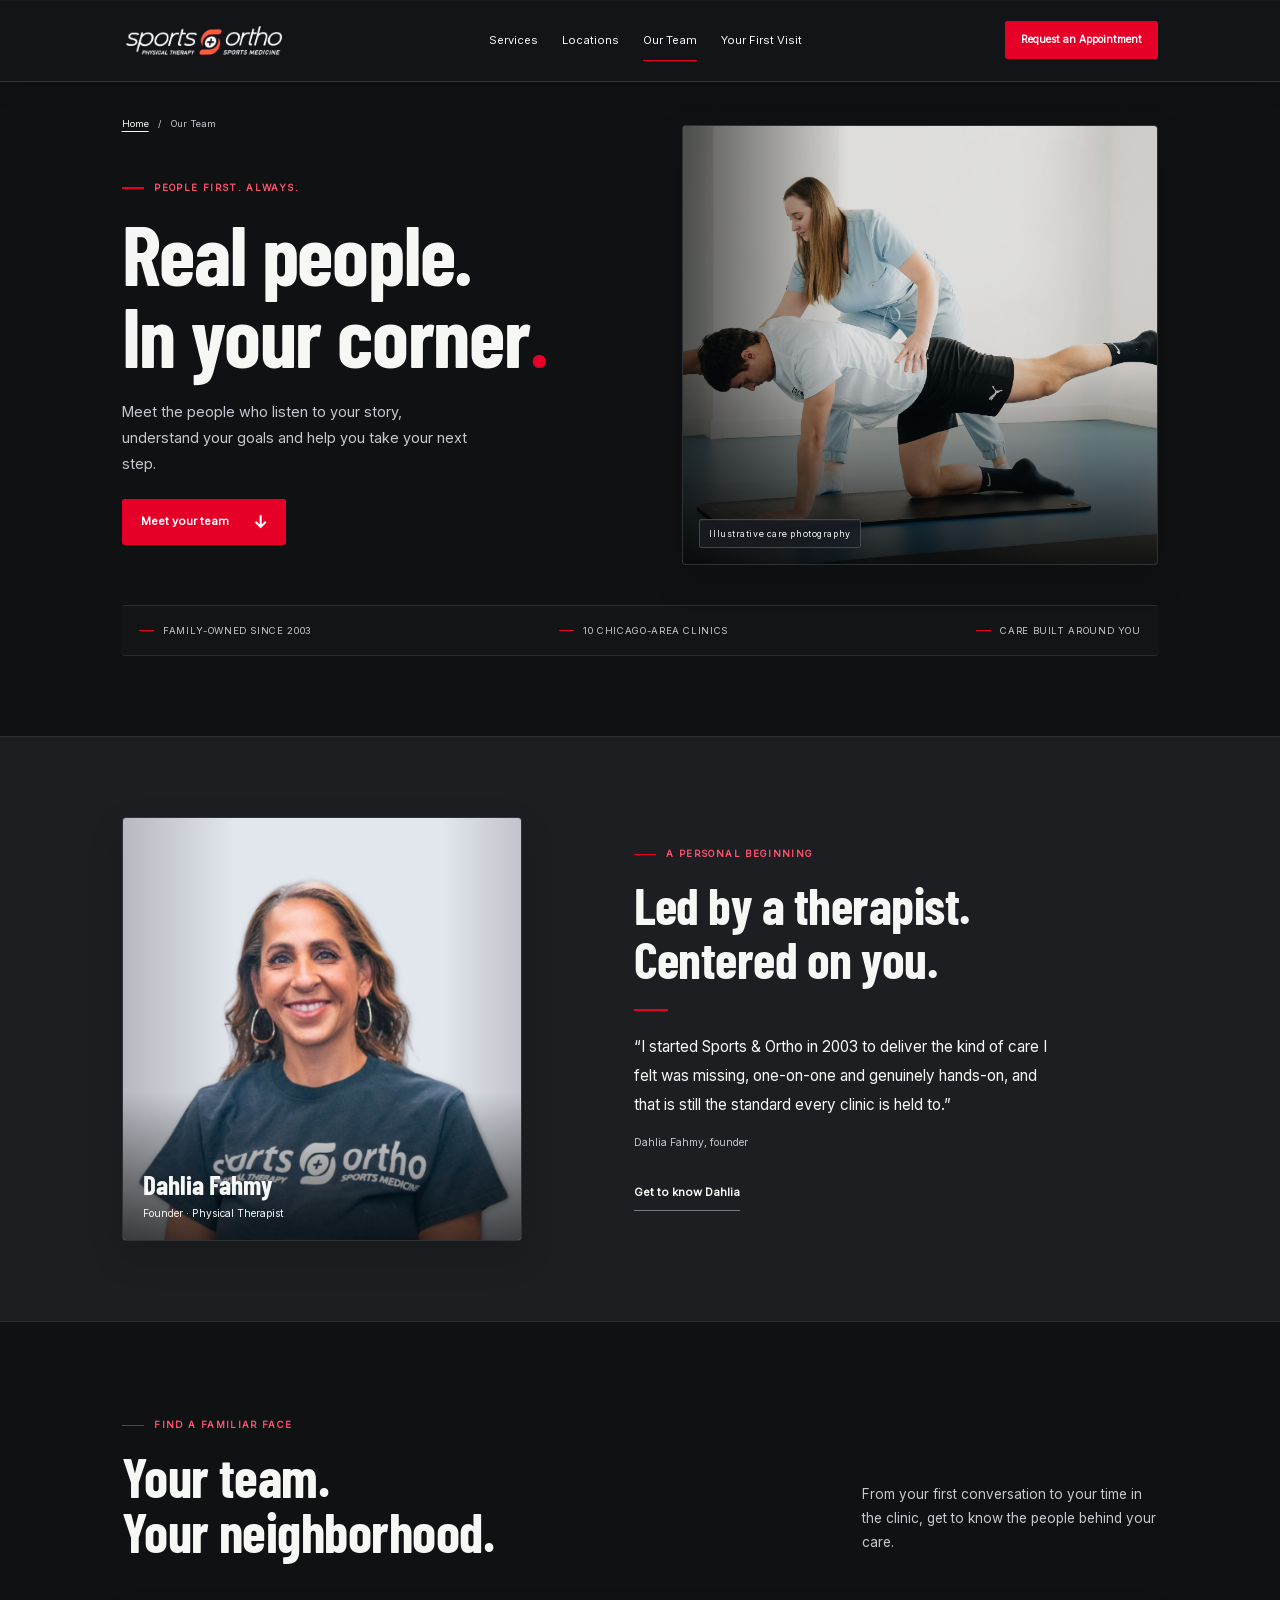
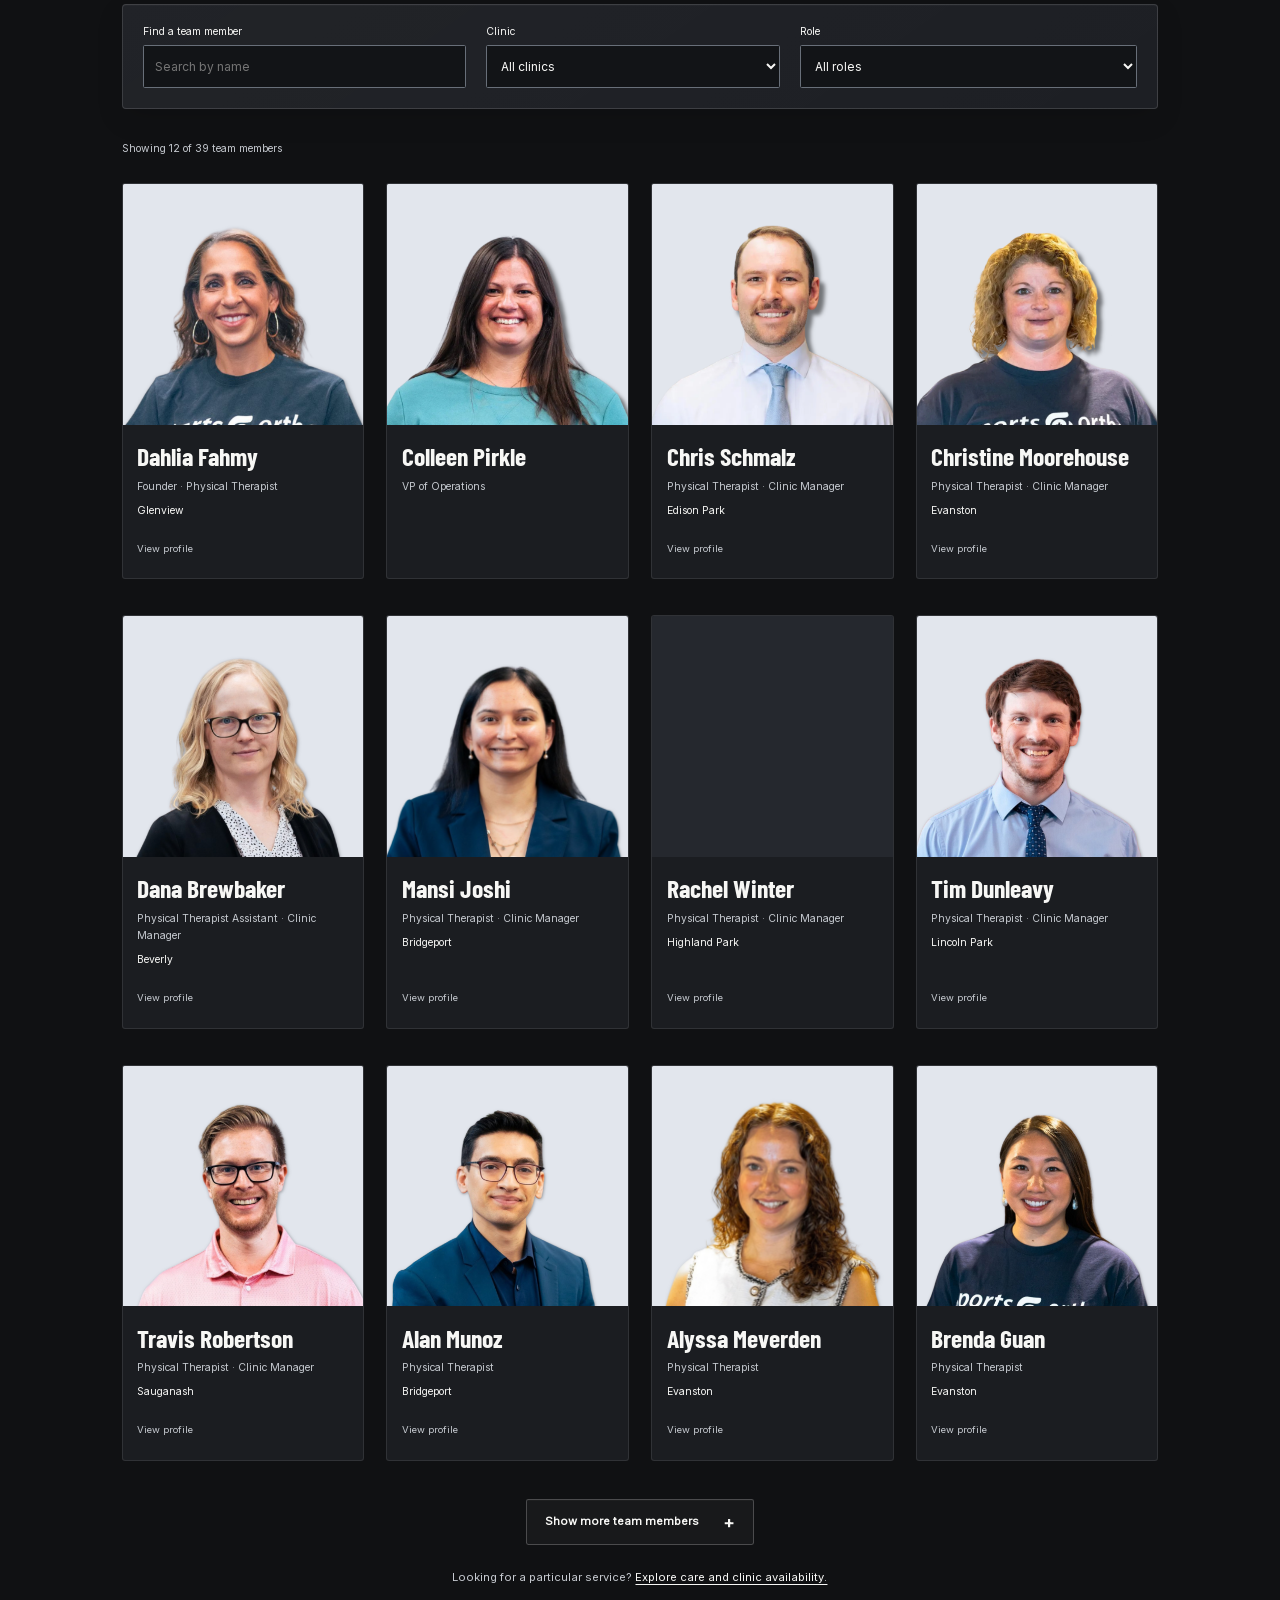
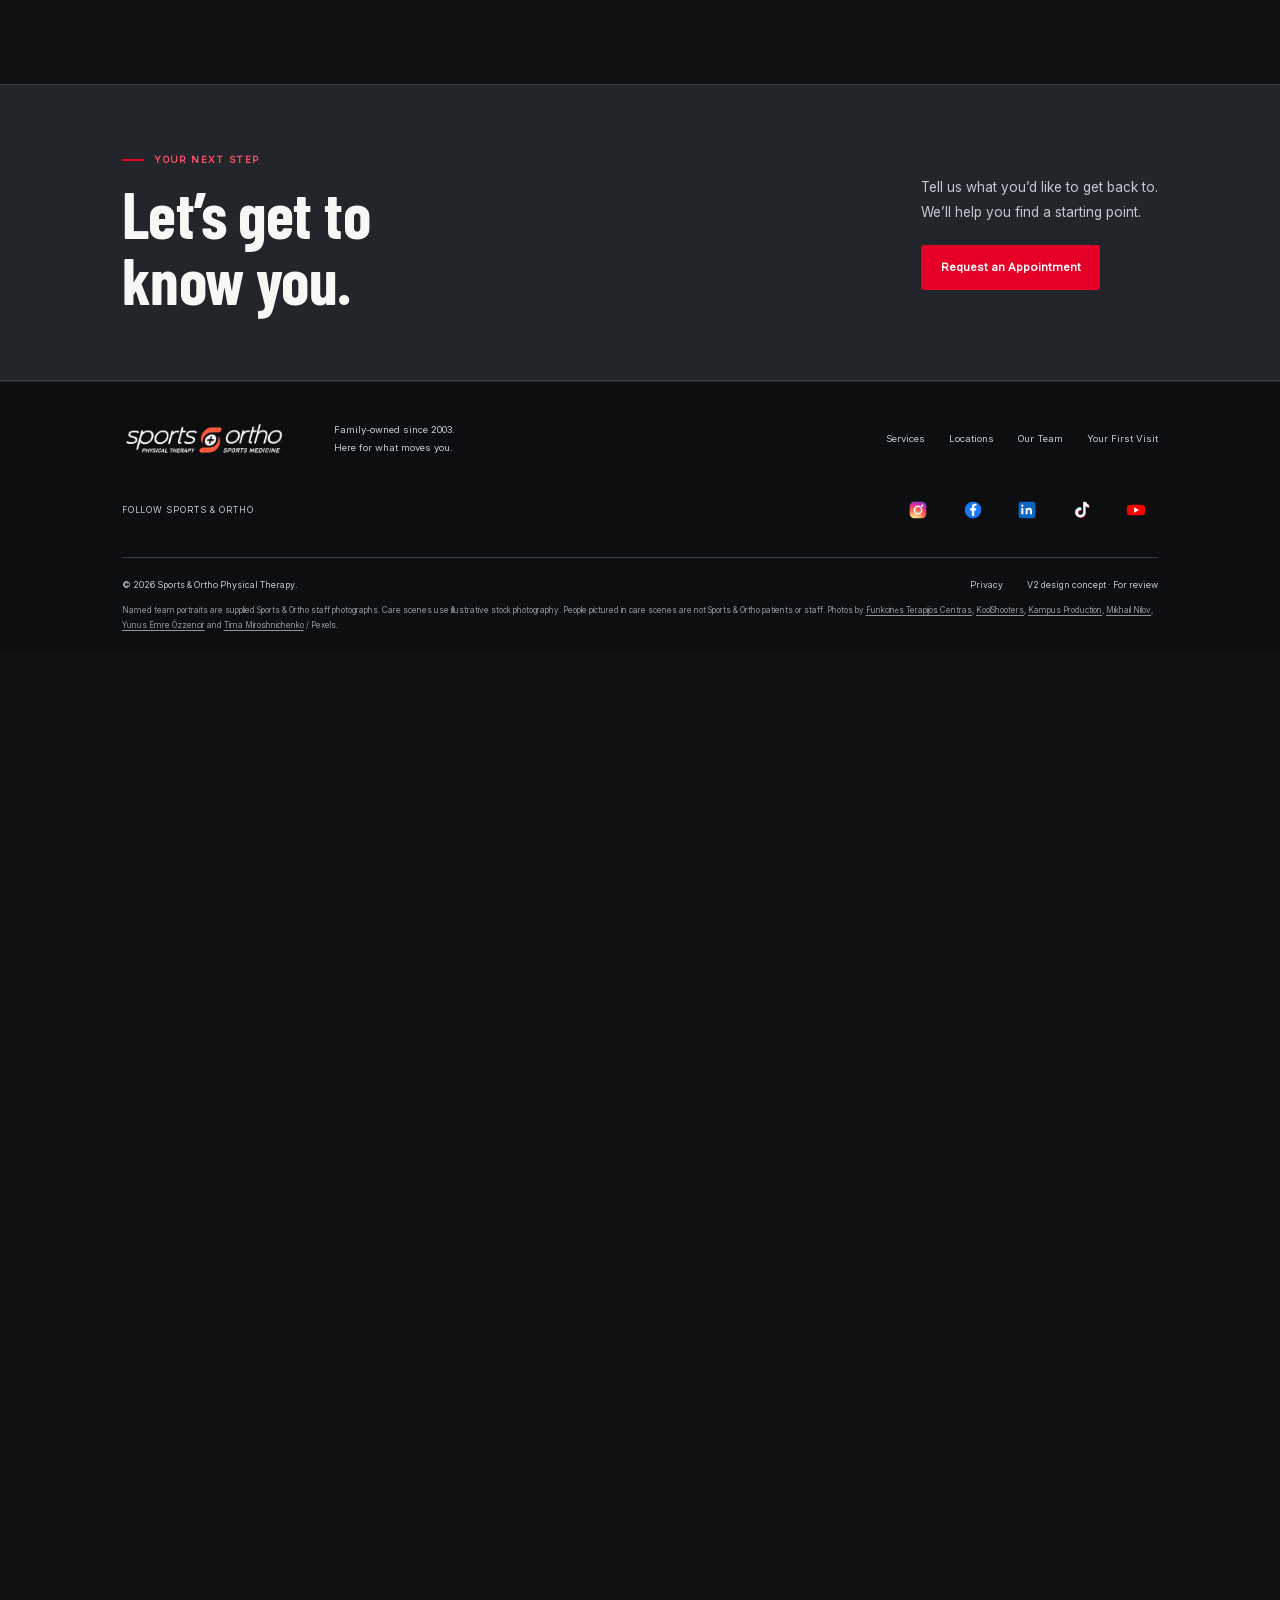
<file: team.html>
<!doctype html>
<html lang="en">
<head>
  <meta charset="utf-8"><meta name="viewport" content="width=device-width,initial-scale=1">
  <meta name="robots" content="noindex,nofollow"><meta name="theme-color" content="#101113">
  <title>Our Team | Sports & Ortho | V2 concept</title>
  <meta name="description" content="Meet the people behind your care. A separate Sports & Ortho website concept.">
  <link rel="icon" href="assets/favicon.png"><link rel="stylesheet" href="style.css"><link rel="stylesheet" href="team.css?v=portrait-framing-1"><link rel="stylesheet" href="cinematic.css"><link rel="stylesheet" href="materials.css">
  <link rel="preload" href="assets/barlow-condensed-bold.ttf" as="font" type="font/ttf" crossorigin>
<link rel="stylesheet" href="desktop-scale.css?v=1">
  <link rel="stylesheet" href="footer-social.css?v=3">
</head>
<body>
<a class="skip" href="#main">Skip to content</a>
<header class="header"><div class="wrap header-inner">
  <a class="brand" href="index.html" aria-label="Sports & Ortho Physical Therapy home"><img src="assets/logo.png" alt="Sports & Ortho Physical Therapy" width="218" height="70"></a>
  <nav class="desktop-nav" aria-label="Main navigation"><a href="index.html#services">Services</a><a href="index.html#locations">Locations</a><a href="team.html" aria-current="page">Our Team</a><a href="#first-visit" data-visit>Your First Visit</a></nav>
  <button class="button primary header-cta" data-appointment>Request an Appointment</button>
  <button class="menu-toggle" aria-label="Open navigation" aria-expanded="false" aria-controls="mobile-nav"><span></span><span></span></button>
</div><nav id="mobile-nav" aria-label="Mobile navigation" hidden><a href="index.html#services">Services</a><a href="index.html#locations">Locations</a><a href="team.html" aria-current="page">Our Team</a><a href="#first-visit" data-visit>Your First Visit</a><button class="button primary" data-appointment>Request an Appointment</button></nav></header>
<main id="main">
<section class="team-hero"><div class="wrap team-hero-grid"><div class="team-hero-copy"><div class="breadcrumbs"><a href="index.html">Home</a><span aria-hidden="true">/</span><span>Our Team</span></div><p class="eyebrow">People first. Always.</p><h1>Real people.<br>In your corner<span class="red-dot">.</span></h1><p>Meet the people who listen to your story, understand your goals and help you take your next step.</p><a class="button primary" href="#team-directory">Meet your team <span aria-hidden="true">↓</span></a></div><figure class="team-hero-photo"><img src="assets/team-care-stock.jpg" alt="Illustrative stock photograph of supportive rehabilitation care" fetchpriority="high"><figcaption>Illustrative care photography</figcaption></figure></div><div class="wrap team-hero-base"><span>Family-owned since 2003</span><span>10 Chicago-area clinics</span><span>Care built around you</span></div></section>
<section class="founder-section"><div class="wrap founder-grid"><div class="founder-photo"><img src="assets/team/dahlia-fahmy-canva.png" alt="Dahlia Fahmy, founder and physical therapist" loading="lazy"><div><strong>Dahlia Fahmy</strong><span>Founder · Physical Therapist</span></div></div><div class="founder-copy"><p class="eyebrow">A personal beginning</p><h2>Led by a therapist.<br>Centered on you.</h2><div class="red-rule"></div><blockquote>“I started Sports &amp; Ortho in 2003 to deliver the kind of care I felt was missing, one-on-one and genuinely hands-on, and that is still the standard every clinic is held to.”</blockquote><p class="quote-credit">Dahlia Fahmy, founder</p><a class="text-link" href="https://sportsandortho.net/team/dahlia-fahmy/" target="_blank" rel="noopener">Get to know Dahlia</a></div></div></section>
<section class="team-directory section wrap" id="team-directory" aria-labelledby="team-heading"><div class="section-heading"><div><p class="eyebrow">Find a familiar face</p><h2 id="team-heading">Your team.<br>Your neighborhood.</h2></div><p>From your first conversation to your time in the clinic, get to know the people behind your care.</p></div>
<div class="team-filters" hidden><label>Find a team member<input id="team-search" type="search" placeholder="Search by name" autocomplete="off"></label><label>Clinic<select id="team-clinic"><option value="">All clinics</option><option>Beverly</option><option>Bridgeport</option><option>Edison Park</option><option>Evanston</option><option>Glenview</option><option>Highland Park</option><option>Lake Forest</option><option>Lincoln Park</option><option>Midway</option><option>Sauganash</option></select></label><label>Role<select id="team-role"><option value="">All roles</option><option value="leadership">Leadership &amp; clinic managers</option><option value="physical">Physical therapists</option><option value="occupational">Occupational therapists</option><option value="assistants">Physical therapist assistants</option><option value="support">Operations &amp; support</option></select></label></div>
<div class="directory-status"><p id="team-result-count" role="status" aria-live="polite">Our team</p><button id="reset-team" class="reset-button" hidden>Clear filters</button></div><div class="team-grid"><article class="team-card" data-name="dahlia fahmy" data-locations="Glenview" data-roles="leadership physical"><div class="team-portrait"><img src="assets/team/dahlia-fahmy-canva.png" alt="Dahlia Fahmy" loading="lazy" style="--portrait-width:125.0%;--portrait-left:-12.5%;--portrait-top:0%"></div><div class="team-card-copy"><h3>Dahlia Fahmy</h3><p class="team-role">Founder · Physical Therapist</p><p class="team-clinic">Glenview</p><a class="profile-link" href="https://sportsandortho.net/team/dahlia-fahmy/" target="_blank" rel="noopener" aria-label="View Dahlia Fahmy’s profile">View profile</a></div></article>
<article class="team-card" data-name="colleen pirkle" data-locations="" data-roles="leadership support"><div class="team-portrait"><img src="assets/team/colleen-pirkle-upload.png" alt="Colleen Pirkle" loading="lazy" style="--portrait-width:125.0%;--portrait-left:-12.5%;--portrait-top:0%"></div><div class="team-card-copy"><h3>Colleen Pirkle</h3><p class="team-role">VP of Operations</p><p class="team-clinic"></p></div></article>
<article class="team-card" data-name="chris schmalz" data-locations="Edison Park" data-roles="leadership physical"><div class="team-portrait"><img src="assets/team/chris-schmalz-upload.png" alt="Chris Schmalz" loading="lazy" style="--portrait-width:125.0%;--portrait-left:-12.5%;--portrait-top:0%"></div><div class="team-card-copy"><h3>Chris Schmalz</h3><p class="team-role">Physical Therapist · Clinic Manager</p><p class="team-clinic">Edison Park</p><a class="profile-link" href="https://sportsandortho.net/team/chris-schmalz/" target="_blank" rel="noopener" aria-label="View Chris Schmalz’s profile">View profile</a></div></article>
<article class="team-card" data-name="christine moorehouse" data-locations="Evanston" data-roles="leadership physical"><div class="team-portrait"><img src="assets/team/christine-moorehouse-upload.png" alt="Christine Moorehouse" loading="lazy" style="--portrait-width:125.0%;--portrait-left:-12.5%;--portrait-top:0%"></div><div class="team-card-copy"><h3>Christine Moorehouse</h3><p class="team-role">Physical Therapist · Clinic Manager</p><p class="team-clinic">Evanston</p><a class="profile-link" href="https://sportsandortho.net/team/christine-moorehouse/" target="_blank" rel="noopener" aria-label="View Christine Moorehouse’s profile">View profile</a></div></article>
<article class="team-card" data-name="dana brewbaker" data-locations="Beverly" data-roles="leadership assistants"><div class="team-portrait"><img src="assets/team/dana-brewbaker-canva.png" alt="Dana Brewbaker" loading="lazy" style="--portrait-width:118.169%;--portrait-left:-7.092%;--portrait-top:9.996%"></div><div class="team-card-copy"><h3>Dana Brewbaker</h3><p class="team-role">Physical Therapist Assistant · Clinic Manager</p><p class="team-clinic">Beverly</p><a class="profile-link" href="https://sportsandortho.net/team/dana-brewbaker/" target="_blank" rel="noopener" aria-label="View Dana Brewbaker’s profile">View profile</a></div></article>
<article class="team-card" data-name="mansi joshi" data-locations="Bridgeport" data-roles="leadership physical"><div class="team-portrait"><img src="assets/team/mansi-joshi-canva.png" alt="Mansi Joshi" loading="lazy" style="--portrait-width:100.964%;--portrait-left:-0.885%;--portrait-top:4.554%"></div><div class="team-card-copy"><h3>Mansi Joshi</h3><p class="team-role">Physical Therapist · Clinic Manager</p><p class="team-clinic">Bridgeport</p><a class="profile-link" href="https://sportsandortho.net/team/mansi-joshi/" target="_blank" rel="noopener" aria-label="View Mansi Joshi’s profile">View profile</a></div></article>
<article class="team-card" data-name="rachel winter" data-locations="Highland Park" data-roles="leadership physical"><div class="team-portrait"><div class="portrait-placeholder" aria-hidden="true"></div></div><div class="team-card-copy"><h3>Rachel Winter</h3><p class="team-role">Physical Therapist · Clinic Manager</p><p class="team-clinic">Highland Park</p><a class="profile-link" href="https://sportsandortho.net/team/rachel-winter/" target="_blank" rel="noopener" aria-label="View Rachel Winter’s profile">View profile</a></div></article>
<article class="team-card" data-name="tim dunleavy" data-locations="Lincoln Park" data-roles="leadership physical"><div class="team-portrait"><img src="assets/team/tim-dunleavy-canva.png" alt="Tim Dunleavy" loading="lazy" style="--portrait-width:111.089%;--portrait-left:-6.101%;--portrait-top:2.956%"></div><div class="team-card-copy"><h3>Tim Dunleavy</h3><p class="team-role">Physical Therapist · Clinic Manager</p><p class="team-clinic">Lincoln Park</p><a class="profile-link" href="https://sportsandortho.net/team/tim-dunleavy/" target="_blank" rel="noopener" aria-label="View Tim Dunleavy’s profile">View profile</a></div></article>
<article class="team-card" data-name="travis robertson" data-locations="Sauganash" data-roles="leadership physical"><div class="team-portrait"><img src="assets/team/travis-robertson-canva.png" alt="Travis Robertson" loading="lazy" style="--portrait-width:116.682%;--portrait-left:-5.259%;--portrait-top:-1.595%"></div><div class="team-card-copy"><h3>Travis Robertson</h3><p class="team-role">Physical Therapist · Clinic Manager</p><p class="team-clinic">Sauganash</p><a class="profile-link" href="https://sportsandortho.net/team/travis-robertson/" target="_blank" rel="noopener" aria-label="View Travis Robertson’s profile">View profile</a></div></article>
<article class="team-card" data-name="alan munoz" data-locations="Bridgeport" data-roles="physical"><div class="team-portrait"><img src="assets/team/alan-munoz-canva.png" alt="Alan Munoz" loading="lazy" style="--portrait-width:109.535%;--portrait-left:-7.391%;--portrait-top:3.112%"></div><div class="team-card-copy"><h3>Alan Munoz</h3><p class="team-role">Physical Therapist</p><p class="team-clinic">Bridgeport</p><a class="profile-link" href="https://sportsandortho.net/team/alan-munoz/" target="_blank" rel="noopener" aria-label="View Alan Munoz’s profile">View profile</a></div></article>
<article class="team-card" data-name="alyssa meverden" data-locations="Evanston" data-roles="physical"><div class="team-portrait"><img src="assets/team/alyssa-meverden-canva.png" alt="Alyssa Meverden" loading="lazy" style="--portrait-width:103.43%;--portrait-left:-1.14%;--portrait-top:-3.43%"></div><div class="team-card-copy"><h3>Alyssa Meverden</h3><p class="team-role">Physical Therapist</p><p class="team-clinic">Evanston</p><a class="profile-link" href="https://sportsandortho.net/team/alyssa-meverden/" target="_blank" rel="noopener" aria-label="View Alyssa Meverden’s profile">View profile</a></div></article>
<article class="team-card" data-name="brenda guan" data-locations="Evanston" data-roles="physical"><div class="team-portrait"><img src="assets/team/brenda-guan-canva.png" alt="Brenda Guan" loading="lazy" style="--portrait-width:105.988%;--portrait-left:-3.218%;--portrait-top:11.948%"></div><div class="team-card-copy"><h3>Brenda Guan</h3><p class="team-role">Physical Therapist</p><p class="team-clinic">Evanston</p><a class="profile-link" href="https://sportsandortho.net/team/brenda-guan/" target="_blank" rel="noopener" aria-label="View Brenda Guan’s profile">View profile</a></div></article>
<article class="team-card" data-name="cj owens ii" data-locations="Beverly" data-roles="physical"><div class="team-portrait"><img src="assets/team/cj-owens-canva.png" alt="CJ Owens II" loading="lazy" style="--portrait-width:114.616%;--portrait-left:-2.166%;--portrait-top:5.637%"></div><div class="team-card-copy"><h3>CJ Owens II</h3><p class="team-role">Physical Therapist</p><p class="team-clinic">Beverly</p><a class="profile-link" href="https://sportsandortho.net/team/cj-owens/" target="_blank" rel="noopener" aria-label="View CJ Owens II’s profile">View profile</a></div></article>
<article class="team-card" data-name="cole spaulding" data-locations="Glenview" data-roles="physical"><div class="team-portrait"><img src="assets/team/cole-spaulding-canva.png" alt="Cole Spaulding" loading="lazy" style="--portrait-width:105.04%;--portrait-left:0.336%;--portrait-top:3.511%"></div><div class="team-card-copy"><h3>Cole Spaulding</h3><p class="team-role">Physical Therapist</p><p class="team-clinic">Glenview</p><a class="profile-link" href="https://sportsandortho.net/team/cole-spaulding/" target="_blank" rel="noopener" aria-label="View Cole Spaulding’s profile">View profile</a></div></article>
<article class="team-card" data-name="elizabeth grobbel" data-locations="Lincoln Park" data-roles="physical"><div class="team-portrait"><img src="assets/team/elizabeth-grobbel-canva.png" alt="Elizabeth Grobbel" loading="lazy" style="--portrait-width:101.165%;--portrait-left:5.96%;--portrait-top:10.598%"></div><div class="team-card-copy"><h3>Elizabeth Grobbel</h3><p class="team-role">Physical Therapist</p><p class="team-clinic">Lincoln Park</p><a class="profile-link" href="https://sportsandortho.net/team/elizabeth-grobbel/" target="_blank" rel="noopener" aria-label="View Elizabeth Grobbel’s profile">View profile</a></div></article>
<article class="team-card" data-name="emma wilson" data-locations="Evanston" data-roles="physical"><div class="team-portrait"><img src="assets/team/emma-wilson-canva.png" alt="Emma Wilson" loading="lazy" style="--portrait-width:113.734%;--portrait-left:-4.24%;--portrait-top:11.025%"></div><div class="team-card-copy"><h3>Emma Wilson</h3><p class="team-role">Physical Therapist</p><p class="team-clinic">Evanston</p><a class="profile-link" href="https://sportsandortho.net/team/emma-wilson/" target="_blank" rel="noopener" aria-label="View Emma Wilson’s profile">View profile</a></div></article>
<article class="team-card" data-name="kelly alvarez" data-locations="Glenview" data-roles="physical"><div class="team-portrait"><div class="portrait-placeholder" aria-hidden="true"></div></div><div class="team-card-copy"><h3>Kelly Alvarez</h3><p class="team-role">Physical Therapist</p><p class="team-clinic">Glenview</p><a class="profile-link" href="https://sportsandortho.net/team/kelly-alvarez/" target="_blank" rel="noopener" aria-label="View Kelly Alvarez’s profile">View profile</a></div></article>
<article class="team-card" data-name="lauren aguirre" data-locations="Beverly|Midway" data-roles="physical"><div class="team-portrait"><img src="assets/team/lauren-aguirre-canva.png" alt="Lauren Aguirre" loading="lazy" style="--portrait-width:137.746%;--portrait-left:-17.93%;--portrait-top:-4.209%"></div><div class="team-card-copy"><h3>Lauren Aguirre</h3><p class="team-role">Physical Therapist</p><p class="team-clinic">Beverly · Midway</p><a class="profile-link" href="https://sportsandortho.net/team/lauren-aguirre/" target="_blank" rel="noopener" aria-label="View Lauren Aguirre’s profile">View profile</a></div></article>
<article class="team-card" data-name="marianne durkin" data-locations="Beverly" data-roles="physical"><div class="team-portrait"><div class="portrait-placeholder" aria-hidden="true"></div></div><div class="team-card-copy"><h3>Marianne Durkin</h3><p class="team-role">Physical Therapist</p><p class="team-clinic">Beverly</p><a class="profile-link" href="https://sportsandortho.net/team/marianne-durkin/" target="_blank" rel="noopener" aria-label="View Marianne Durkin’s profile">View profile</a></div></article>
<article class="team-card" data-name="monika misiaszek" data-locations="Glenview" data-roles="physical"><div class="team-portrait"><div class="portrait-placeholder" aria-hidden="true"></div></div><div class="team-card-copy"><h3>Monika Misiaszek</h3><p class="team-role">Physical Therapist</p><p class="team-clinic">Glenview</p><a class="profile-link" href="https://sportsandortho.net/team/monika-misiaszek/" target="_blank" rel="noopener" aria-label="View Monika Misiaszek’s profile">View profile</a></div></article>
<article class="team-card" data-name="pam platt" data-locations="Glenview|Lake Forest" data-roles="physical"><div class="team-portrait"><img src="assets/team/pam-platt-canva.png" alt="Pam Platt" loading="lazy" style="--portrait-width:107.934%;--portrait-left:-1.602%;--portrait-top:11.7%"></div><div class="team-card-copy"><h3>Pam Platt</h3><p class="team-role">Physical Therapist</p><p class="team-clinic">Glenview · Lake Forest</p><a class="profile-link" href="https://sportsandortho.net/team/pam-platt/" target="_blank" rel="noopener" aria-label="View Pam Platt’s profile">View profile</a></div></article>
<article class="team-card" data-name="rachel thomas" data-locations="Beverly" data-roles="physical"><div class="team-portrait"><img src="assets/team/rachel-thomas-canva.png" alt="Rachel Thomas" loading="lazy" style="--portrait-width:134.37%;--portrait-left:-18.054%;--portrait-top:-0.782%"></div><div class="team-card-copy"><h3>Rachel Thomas</h3><p class="team-role">Physical Therapist</p><p class="team-clinic">Beverly</p><a class="profile-link" href="https://sportsandortho.net/team/rachel-thomas/" target="_blank" rel="noopener" aria-label="View Rachel Thomas’s profile">View profile</a></div></article>
<article class="team-card" data-name="sean bering" data-locations="Sauganash" data-roles="physical"><div class="team-portrait"><div class="portrait-placeholder" aria-hidden="true"></div></div><div class="team-card-copy"><h3>Sean Bering</h3><p class="team-role">Physical Therapist</p><p class="team-clinic">Sauganash</p><a class="profile-link" href="https://sportsandortho.net/team/sean-bering/" target="_blank" rel="noopener" aria-label="View Sean Bering’s profile">View profile</a></div></article>
<article class="team-card" data-name="shree nadgir" data-locations="Edison Park" data-roles="physical"><div class="team-portrait"><img src="assets/team/shree-nadgir-canva.png" alt="Shree Nadgir" loading="lazy" style="--portrait-width:108.387%;--portrait-left:-3.301%;--portrait-top:6.479%"></div><div class="team-card-copy"><h3>Shree Nadgir</h3><p class="team-role">Physical Therapist</p><p class="team-clinic">Edison Park</p><a class="profile-link" href="https://sportsandortho.net/team/shree-nadgir/" target="_blank" rel="noopener" aria-label="View Shree Nadgir’s profile">View profile</a></div></article>
<article class="team-card" data-name="tom mccormack" data-locations="Edison Park" data-roles="physical"><div class="team-portrait"><img src="assets/team/tom-mccormack-canva.png" alt="Tom McCormack" loading="lazy" style="--portrait-width:123.494%;--portrait-left:-11.44%;--portrait-top:-4.999%"></div><div class="team-card-copy"><h3>Tom McCormack</h3><p class="team-role">Physical Therapist</p><p class="team-clinic">Edison Park</p><a class="profile-link" href="https://sportsandortho.net/team/tom-mccormack/" target="_blank" rel="noopener" aria-label="View Tom McCormack’s profile">View profile</a></div></article>
<article class="team-card" data-name="daria lending" data-locations="Evanston|Glenview" data-roles="occupational"><div class="team-portrait"><div class="portrait-placeholder" aria-hidden="true"></div></div><div class="team-card-copy"><h3>Daria Lending</h3><p class="team-role">Occupational Therapist</p><p class="team-clinic">Evanston · Glenview</p><a class="profile-link" href="https://sportsandortho.net/team/daria-lending/" target="_blank" rel="noopener" aria-label="View Daria Lending’s profile">View profile</a></div></article>
<article class="team-card" data-name="gillian toomey-wearden" data-locations="Edison Park|Lincoln Park" data-roles="occupational"><div class="team-portrait"><div class="portrait-placeholder" aria-hidden="true"></div></div><div class="team-card-copy"><h3>Gillian Toomey-Wearden</h3><p class="team-role">Occupational Therapist</p><p class="team-clinic">Edison Park · Lincoln Park</p><a class="profile-link" href="https://sportsandortho.net/team/gillian-toomey-wearden/" target="_blank" rel="noopener" aria-label="View Gillian Toomey-Wearden’s profile">View profile</a></div></article>
<article class="team-card" data-name="paul parpart" data-locations="Beverly|Bridgeport" data-roles="occupational"><div class="team-portrait"><div class="portrait-placeholder" aria-hidden="true"></div></div><div class="team-card-copy"><h3>Paul Parpart</h3><p class="team-role">Occupational Therapist</p><p class="team-clinic">Beverly · Bridgeport</p><a class="profile-link" href="https://sportsandortho.net/team/paul-parpart/" target="_blank" rel="noopener" aria-label="View Paul Parpart’s profile">View profile</a></div></article>
<article class="team-card" data-name="brent lukemeyer" data-locations="Glenview" data-roles="assistants"><div class="team-portrait"><div class="portrait-placeholder" aria-hidden="true"></div></div><div class="team-card-copy"><h3>Brent Lukemeyer</h3><p class="team-role">Physical Therapist Assistant</p><p class="team-clinic">Glenview</p><a class="profile-link" href="https://sportsandortho.net/team/brent-lukemeyer/" target="_blank" rel="noopener" aria-label="View Brent Lukemeyer’s profile">View profile</a></div></article>
<article class="team-card" data-name="erin enochs" data-locations="Sauganash" data-roles="assistants"><div class="team-portrait"><img src="assets/team/erin-enochs-canva.png" alt="Erin Enochs" loading="lazy" style="--portrait-width:121.954%;--portrait-left:-8.731%;--portrait-top:0.37%"></div><div class="team-card-copy"><h3>Erin Enochs</h3><p class="team-role">Physical Therapist Assistant</p><p class="team-clinic">Sauganash</p><a class="profile-link" href="https://sportsandortho.net/team/erin-enochs/" target="_blank" rel="noopener" aria-label="View Erin Enochs’s profile">View profile</a></div></article>
<article class="team-card" data-name="nicole pineda" data-locations="Edison Park" data-roles="assistants"><div class="team-portrait"><img src="assets/team/nicole-pineda-canva.png" alt="Nicole Pineda" loading="lazy" style="--portrait-width:121.214%;--portrait-left:-8.74%;--portrait-top:6.126%"></div><div class="team-card-copy"><h3>Nicole Pineda</h3><p class="team-role">Physical Therapist Assistant</p><p class="team-clinic">Edison Park</p><a class="profile-link" href="https://sportsandortho.net/team/nicole-pineda/" target="_blank" rel="noopener" aria-label="View Nicole Pineda’s profile">View profile</a></div></article>
<article class="team-card" data-name="rachel davis" data-locations="Edison Park" data-roles="assistants"><div class="team-portrait"><img src="assets/team/rachel-davis-canva.png" alt="Rachel Davis" loading="lazy" style="--portrait-width:129.034%;--portrait-left:-15.466%;--portrait-top:2.913%"></div><div class="team-card-copy"><h3>Rachel Davis</h3><p class="team-role">Physical Therapist Assistant</p><p class="team-clinic">Edison Park</p><a class="profile-link" href="https://sportsandortho.net/team/rachel-davis/" target="_blank" rel="noopener" aria-label="View Rachel Davis’s profile">View profile</a></div></article>
<article class="team-card" data-name="dawn pigott" data-locations="Bridgeport" data-roles="support"><div class="team-portrait"><img src="assets/team/dawn-pigott-canva.png" alt="Dawn Pigott" loading="lazy" style="--portrait-width:123.434%;--portrait-left:-12.141%;--portrait-top:-8.601%"></div><div class="team-card-copy"><h3>Dawn Pigott</h3><p class="team-role">Billing</p><p class="team-clinic">Bridgeport</p></div></article>
<article class="team-card" data-name="kalyn markley" data-locations="Beverly" data-roles="support"><div class="team-portrait"><img src="assets/team/kalyn-markley-canva.png" alt="KaLyn Markley" loading="lazy" style="--portrait-width:114.628%;--portrait-left:-6.921%;--portrait-top:7.943%"></div><div class="team-card-copy"><h3>KaLyn Markley</h3><p class="team-role">Front Desk</p><p class="team-clinic">Beverly</p></div></article>
<article class="team-card" data-name="liz buenfil" data-locations="Beverly" data-roles="support"><div class="team-portrait"><div class="portrait-placeholder" aria-hidden="true"></div></div><div class="team-card-copy"><h3>Liz Buenfil</h3><p class="team-role">Front Desk</p><p class="team-clinic">Beverly</p></div></article>
<article class="team-card" data-name="liza angulo" data-locations="" data-roles="support"><div class="team-portrait"><div class="portrait-placeholder" aria-hidden="true"></div></div><div class="team-card-copy"><h3>Liza Angulo</h3><p class="team-role">Front Office</p><p class="team-clinic"></p></div></article>
<article class="team-card" data-name="lori gonzalez" data-locations="" data-roles="support"><div class="team-portrait"><div class="portrait-placeholder" aria-hidden="true"></div></div><div class="team-card-copy"><h3>Lori Gonzalez</h3><p class="team-role">Front Office</p><p class="team-clinic"></p></div></article>
<article class="team-card" data-name="cameron mallory" data-locations="" data-roles="support"><div class="team-portrait"><div class="portrait-placeholder" aria-hidden="true"></div></div><div class="team-card-copy"><h3>Cameron Mallory</h3><p class="team-role">Marketing Coordinator</p><p class="team-clinic"></p></div></article>
<article class="team-card" data-name="olga popazu" data-locations="" data-roles="support"><div class="team-portrait"><div class="portrait-placeholder" aria-hidden="true"></div></div><div class="team-card-copy"><h3>Olga Popazu</h3><p class="team-role">Social Media Coordinator</p><p class="team-clinic"></p></div></article></div><div id="team-empty" class="team-empty" hidden><h3>No matching team members.</h3><p>Try another name, clinic or role.</p><button class="button secondary" id="empty-reset">See the full team</button></div><div class="team-more"><button class="button secondary" id="team-load-more" hidden>Show more team members <span aria-hidden="true">+</span></button></div>
<p class="team-directory-note">Looking for a particular service? <a href="index.html#services">Explore care and clinic availability.</a></p></section>
<section class="team-closing"><div class="wrap"><div><p class="eyebrow">Your next step</p><h2>Let’s get to<br>know you.</h2></div><div><p>Tell us what you’d like to get back to.<br>We’ll help you find a starting point.</p><button class="button primary" data-appointment>Request an Appointment</button></div></div></section></main><footer class="footer"><div class="wrap"><div class="footer-main"><a class="brand" href="index.html" aria-label="Sports & Ortho Physical Therapy home"><img src="assets/logo.png" alt="Sports & Ortho Physical Therapy" width="205" height="66"></a><p>Family-owned since 2003.<br>Here for what moves you.</p><nav aria-label="Footer navigation"><a href="index.html#services">Services</a><a href="index.html#locations">Locations</a><a href="team.html">Our Team</a><a href="#first-visit" data-visit>Your First Visit</a></nav></div><div class="footer-social"><p>Follow Sports &amp; Ortho</p><nav aria-label="Social media"><a href="https://www.instagram.com/sportsandortho/" target="_blank" rel="noopener" aria-label="Instagram" title="Instagram (opens in a new tab)"><svg aria-hidden="true" focusable="false" viewBox="0 0 24 24"><defs><radialGradient id="sg-ig" cx="30%" cy="107%" r="150%"><stop offset="0%" stop-color="#fdf497"/><stop offset="5%" stop-color="#fdf497"/><stop offset="45%" stop-color="#fd5949"/><stop offset="60%" stop-color="#d6249f"/><stop offset="90%" stop-color="#285AEB"/></radialGradient></defs><rect x="2" y="2" width="20" height="20" rx="5.5" fill="url(#sg-ig)"/><circle cx="12" cy="12" r="4.4" fill="none" stroke="#fff" stroke-width="1.8"/><circle cx="17.2" cy="6.8" r="1.3" fill="#fff"/></svg></a><a href="https://www.facebook.com/sportsandortho/" target="_blank" rel="noopener" aria-label="Facebook" title="Facebook (opens in a new tab)"><svg aria-hidden="true" focusable="false" viewBox="0 0 24 24"><circle cx="12" cy="12" r="10" fill="#1877F2"/><path d="M15.6 12.5l.4-2.6h-2.5V8.2c0-.7.35-1.4 1.47-1.4h1.14V4.6s-1.03-.18-2.02-.18c-2.06 0-3.41 1.25-3.41 3.51v2h-2.3v2.6h2.3V19a9 9 0 002.82 0v-6.5h2.1z" fill="#fff"/></svg></a><a href="https://www.linkedin.com/company/sportsandortho/" target="_blank" rel="noopener" aria-label="LinkedIn" title="LinkedIn (opens in a new tab)"><svg aria-hidden="true" focusable="false" viewBox="0 0 24 24"><rect x="2" y="2" width="20" height="20" rx="3" fill="#0A66C2"/><path d="M7.6 9.6V17H5.2V9.6h2.4zM6.4 5.5a1.4 1.4 0 110 2.8 1.4 1.4 0 010-2.8zM10.1 9.6h2.3v1c.4-.6 1.2-1.2 2.4-1.2 2 0 3.2 1.3 3.2 3.6V17h-2.4v-3.6c0-1-.4-1.6-1.3-1.6-.9 0-1.5.6-1.5 1.6V17h-2.4V9.6z" fill="#fff"/></svg></a><a href="https://www.tiktok.com/@sportsandortho" target="_blank" rel="noopener" aria-label="TikTok" title="TikTok (opens in a new tab)"><svg aria-hidden="true" focusable="false" viewBox="0 0 24 24"><path d="M20.2 8.9a6 6 0 01-4.1-2v8.2a6 6 0 11-6-6c.3 0 .6 0 .9.1v3a3 3 0 100 5.8 3 3 0 002.9-3V2.6h3a6 6 0 003.3 3.4v2.9z" fill="#25F4EE" transform="translate(-.6,-.4)"/><path d="M20.2 8.9a6 6 0 01-4.1-2v8.2a6 6 0 11-6-6c.3 0 .6 0 .9.1v3a3 3 0 100 5.8 3 3 0 002.9-3V2.6h3a6 6 0 003.3 3.4v2.9z" fill="#FE2C55" transform="translate(.6,.4)"/><path d="M20.2 8.9a6 6 0 01-4.1-2v8.2a6 6 0 11-6-6c.3 0 .6 0 .9.1v3a3 3 0 100 5.8 3 3 0 002.9-3V2.6h3a6 6 0 003.3 3.4v2.9z" fill="#ffffff"/></svg></a><a href="https://www.youtube.com/@sportsandorthopt" target="_blank" rel="noopener" aria-label="YouTube" title="YouTube (opens in a new tab)"><svg aria-hidden="true" focusable="false" viewBox="0 0 24 24"><path d="M23 12c0-2.5-.25-3.9-.55-4.5a2.5 2.5 0 00-1.75-1.35C19.15 5.7 12 5.7 12 5.7s-7.15 0-8.7.45A2.5 2.5 0 001.55 7.5C1.25 8.1 1 9.5 1 12s.25 3.9.55 4.5a2.5 2.5 0 001.75 1.35c1.55.45 8.7.45 8.7.45s7.15 0 8.7-.45a2.5 2.5 0 001.75-1.35c.3-.6.55-2 .55-4.5z" fill="#FF0000"/><path d="M9.8 15.2V8.8l5.7 3.2-5.7 3.2z" fill="#fff"/></svg></a></nav></div><div class="footer-base"><p>© 2026 Sports & Ortho Physical Therapy.</p><div><a href="https://sportsandortho.net/privacy/" target="_blank" rel="noopener">Privacy</a><span>V2 design concept · For review</span></div></div><p class="photo-credit" id="photo-credit">Named team portraits are supplied Sports &amp; Ortho staff photographs. Care scenes use illustrative stock photography. People pictured in care scenes are not Sports &amp; Ortho patients or staff. Photos by <a href="https://www.pexels.com/photo/physiotherapist-massaging-knee-20860607/" target="_blank" rel="noopener">Funkcinės Terapijos Centras</a>, <a href="https://www.pexels.com/photo/man-running-on-a-track-field-8533787/" target="_blank" rel="noopener">KoolShooters</a>, <a href="https://www.pexels.com/photo/person-sitting-on-exercise-mat-doing-stretching-6922129/" target="_blank" rel="noopener">Kampus Production</a>, <a href="https://www.pexels.com/photo/a-woman-jogging-at-a-running-track-8455970/" target="_blank" rel="noopener">Mikhail Nilov</a>, <a href="https://www.pexels.com/photo/silhouette-of-tennis-player-at-sunset-28435182/" target="_blank" rel="noopener">Yunus Emre Özzencir</a> and <a href="https://www.pexels.com/photo/people-woman-rope-sport-6388468/" target="_blank" rel="noopener">Tima Miroshnichenko</a> / Pexels.</p></div></footer>

<dialog id="appointment-dialog" aria-labelledby="appointment-heading"><button class="dialog-close" aria-label="Close appointment preview">×</button><p class="eyebrow">Take your next step</p><h2 id="appointment-heading">Let’s start with you.</h2><p class="demo-notice">Design preview only. Use sample details. Nothing is sent or saved, and no appointment is booked.</p><form id="demo-form"><label>Your name<input name="name" autocomplete="off" placeholder="Sample name" required></label><label>Callback number<input name="phone" type="tel" autocomplete="off" placeholder="Sample phone number" required></label><label>Preferred clinic<select name="clinic" required><option value="">Select a clinic</option><option>Beverly</option><option>Bridgeport</option><option>Edison Park</option><option>Evanston</option><option>Glenview</option><option>Highland Park</option><option>Lake Forest</option><option>Lincoln Park</option><option>Midway</option><option>Sauganash</option></select></label><button class="button primary" type="submit">Preview request</button></form><div class="demo-result" hidden tabindex="-1"><h3>You’ve taken the first step.</h3><p>On the finished website, the team would follow up to discuss your request. This preview has not sent or booked anything.</p><button class="button secondary dialog-done">Back to the concept</button></div></dialog>
<dialog id="visit-dialog" aria-labelledby="visit-heading"><button class="dialog-close" aria-label="Close first visit information">×</button><p class="eyebrow">Your first visit</p><h2 id="visit-heading">Come as you are.<br>We’ll start together.</h2><p>Talk through what’s been difficult, what you want to return to and how you’re moving today.</p><ul><li>Bring your photo ID and insurance card, if you have one.</li><li>Wear comfortable clothes you can move in.</li><li>Bring any relevant medical reports or surgery instructions.</li></ul><p>Your benefits are verified and explained before your first visit.</p><button class="button primary" data-appointment>Request an Appointment</button></dialog>
<script src="app.js"></script><script src="team.js"></script><script src="motion.js"></script>
</body></html>
</file>
<file: style.css>
@font-face{font-family:Barlow;src:url('assets/barlow-condensed-bold.ttf') format('truetype');font-weight:700;font-display:swap}
@font-face{font-family:Inter;src:url('assets/inter.woff2') format('woff2');font-weight:400;font-display:swap}
:root{--bg:#080a0c;--surface:#14191e;--white:#f7f7f5;--text:#bfc5cb;--red:#e60028;--line:#30363d;--label:#ff526d;color-scheme:dark;font-family:Inter,Arial,sans-serif;color:var(--text);background:var(--bg);font-synthesis:weight}
*{box-sizing:border-box}html{scroll-behavior:smooth;scroll-padding-top:110px}body{margin:0}button,input,select{font:inherit}button,a{-webkit-tap-highlight-color:transparent}button{cursor:pointer}a{color:inherit;text-decoration:none}img{max-width:100%;display:block}button{color:var(--white)}h1,h2,h3,p{margin:0}h1,h2,h3{font-family:Barlow,'Arial Narrow',sans-serif;font-weight:700;color:var(--white)}.wrap{width:min(1296px,calc(100% - 112px));margin:auto}.skip{position:fixed;top:-100px;z-index:100;background:var(--white);color:var(--bg);padding:16px}.skip:focus{top:12px}:focus-visible{outline:2px solid var(--white);outline-offset:6px}a,button{transition:background .2s,color .2s,border-color .2s}a:hover{color:var(--white)}.header{height:102px;position:relative;z-index:20;border-bottom:1px solid #ffffff16;background:var(--bg)}.header-inner{height:100%;display:flex;align-items:center;justify-content:space-between;gap:30px}.brand{flex-shrink:0;width:205px}.brand img{width:100%;height:auto}.desktop-nav{display:flex;gap:30px;font-size:0.875rem;color:var(--white)}.desktop-nav a{padding:16px 0;position:relative}.desktop-nav a:hover:after{content:'';position:absolute;bottom:7px;left:0;right:0;height:2px;background:var(--red)}.button{display:inline-flex;align-items:center;justify-content:center;gap:30px;min-height:56px;padding:17px 23px;border:1px solid transparent;border-radius:3px;font-size:0.875rem;line-height:1.4;font-weight:700;white-space:nowrap}.button span{font-size:1.3125rem;line-height:1}.primary{color:var(--white);background:var(--red)}.primary:hover{background:#bc0021}.header-cta{min-height:48px;padding:13px 19px;gap:20px;font-size:0.8125rem}.text-link{display:inline-flex;align-items:center;justify-content:space-between;gap:25px;min-height:48px;font-size:0.875rem;font-weight:700;color:var(--white);border-bottom:1px solid #5c6269}.text-link:hover{border-color:var(--red)}.menu-toggle{display:none}.hero{min-height:735px;height:calc(100svh - 102px);max-height:860px;position:relative;isolation:isolate;overflow:hidden}.hero-image{position:absolute;inset:0 0 0 40%;z-index:-2}.hero-image img{width:100%;height:100%;object-fit:cover;object-position:50% 55%;filter:contrast(1.03) brightness(.92)}.hero-image:after{content:'';position:absolute;inset:0;background:linear-gradient(90deg,var(--bg),#080a0c85 23%,#080a0c00 53%),linear-gradient(0deg,var(--bg),transparent 35%,#080a0c20 80%)}.hero-content{padding-top:110px;position:relative}.eyebrow{display:flex;align-items:center;gap:13px;font-size:0.75rem;font-weight:700;letter-spacing:1.7px;line-height:1.5;text-transform:uppercase;color:var(--label)}.eyebrow:before{content:'';width:28px;height:2px;flex-shrink:0;background:var(--red)}h1{font-size:clamp(5rem,7.75vw,7rem);line-height:.98;letter-spacing:-1.5px;margin-top:25px;max-width:690px}.red-dot{color:var(--red)}.hero-description{max-width:435px;font-size:1.125rem;line-height:1.7;margin-top:30px}.hero-actions{display:flex;gap:28px;align-items:center;margin-top:33px}.credibility{font-size:0.75rem;line-height:1.6;margin-top:33px;color:#abb2b9}.credibility span{padding:0 8px}.hero-bottom{position:absolute;bottom:28px;left:0;right:0;display:flex;justify-content:space-between;font-size:0.6875rem;letter-spacing:1px;text-transform:uppercase;color:#a5acb3}.hero-bottom a{display:flex;gap:25px;align-items:center;min-height:44px}.hero-bottom>span{align-self:center}
@media(min-width:901px) and (max-height:850px){.hero{min-height:650px}.hero-content{padding-top:65px}.hero-bottom{bottom:12px}}
@media(max-width:1100px){.wrap{width:calc(100% - 64px)}.desktop-nav{gap:18px}.brand{width:170px}.header-inner{gap:18px}.header-cta{font-size:0.75rem;padding:13px}.hero-image{left:35%}}
@media(max-width:900px){.desktop-nav,.header-cta{display:none}.header{height:83px}.brand{width:177px}.menu-toggle{display:flex;flex-direction:column;justify-content:center;gap:7px;width:48px;height:48px;background:none;border:1px solid var(--line);border-radius:3px}.menu-toggle span{width:20px;height:1px;background:var(--white);margin-inline:auto}#mobile-nav:not([hidden]){display:flex;flex-direction:column;position:absolute;top:82px;left:0;right:0;padding:20px 24px;background:var(--surface);border-bottom:1px solid var(--line);gap:5px}#mobile-nav a{padding:15px 0;color:var(--white)}.hero{height:auto;min-height:790px}.hero-image{left:20%;opacity:.8}.hero-content{padding-top:145px}.hero h1{font-size:5.5rem}}
@media(max-width:600px){.wrap{width:calc(100% - 40px)}.header{height:76px}.brand{width:161px}#mobile-nav:not([hidden]){top:75px}.hero{min-height:705px;max-height:none}.hero-image{inset:0 0 auto 20%;height:390px;opacity:1}.hero-image img{object-position:53% 56%;filter:contrast(1.03) brightness(.86)}.hero-image:after{background:linear-gradient(90deg,var(--bg),transparent 58%),linear-gradient(0deg,var(--bg),transparent 70%)}.hero-content{padding-top:207px}.hero .eyebrow{font-size:0.625rem;letter-spacing:1.1px;gap:8px}.hero .eyebrow:before{width:20px}.hero h1{font-size:3.5rem;line-height:1.01;letter-spacing:-.6px;margin-top:19px}.hero-description{font-size:1.0625rem;line-height:1.65;max-width:340px;margin-top:19px}.hero-actions{margin-top:23px;flex-direction:column;align-items:flex-start;gap:11px}.hero-actions .button{width:100%;justify-content:space-between;min-height:56px;font-size:0.875rem}.hero-actions .text-link{font-size:0.8125rem;gap:24px}.credibility{font-size:0.625rem;margin-top:20px;white-space:nowrap}.credibility span{padding:0 4px}.hero-bottom{display:none}.button{white-space:normal}.eyebrow{font-size:0.6875rem;letter-spacing:1.4px}}
@media(prefers-reduced-motion:reduce){html{scroll-behavior:auto}*,*:before,*:after{animation:none!important;transition:none!important}}
.primary{color:#fff}.section{padding-block:120px}h2{font-size:4.25rem;line-height:1.02;letter-spacing:-.65px}.section-heading{display:flex;justify-content:space-between;align-items:flex-end;gap:60px;margin-bottom:55px}.section-heading h2{margin-top:20px}.section-heading>p{font-size:1.0625rem;line-height:1.8;margin-bottom:6px;max-width:370px}.pathway-grid{display:grid;grid-template-columns:1.14fr 1fr;gap:70px 80px}.pathway-sport{grid-row:span 2}.pathway-sport .photo-link{height:650px}.pathway-surgery{padding-top:80px}.pathway-surgery .photo-link{height:285px}.pathway-everyday{margin-left:65px;margin-top:8px}.pathway-everyday .photo-link{height:280px}.photo-link{display:block;position:relative;overflow:hidden;background:var(--surface)}.photo-link img{width:100%;height:100%;object-fit:cover;filter:contrast(1.03) brightness(.96);transition:transform .7s ease,filter .7s ease}.photo-link:after{content:'';position:absolute;inset:0;background:linear-gradient(0deg,#080a0ccc,transparent 30%,transparent 80%,#080a0c77)}.photo-link:hover img{transform:scale(1.025);filter:contrast(1.03) brightness(1)}.photo-index{position:absolute;top:22px;left:22px;z-index:1;font-size:0.625rem;font-weight:700;letter-spacing:1.5px;color:var(--white)}.pathway-copy{padding-top:25px}.pathway h3{font-size:2.625rem;line-height:1.08}.pathway p{font-size:1.0625rem;line-height:1.75;max-width:365px;margin-top:17px}.pathway .text-link{margin-top:17px;font-size:0.8125rem}.pathway-sport .pathway-copy{padding-top:29px}.pathway-sport h3{font-size:3.375rem}.pathway-sport p{max-width:400px}.personal{padding-block:92px;background:var(--surface);position:relative}.personal-grid{display:grid;grid-template-columns:1.05fr 1fr;gap:90px;align-items:center}.personal-photo{height:580px;position:relative;overflow:hidden}.personal-photo img{height:100%;width:100%;object-fit:cover;object-position:52% center;filter:contrast(1.03) brightness(.96)}.personal-photo:after{position:absolute;content:'';inset:60% 0 0;background:linear-gradient(transparent,#080a0cbb)}.image-caption{position:absolute;z-index:1;bottom:26px;left:26px;color:var(--white);font-size:0.625rem;letter-spacing:1.5px}.personal-copy h2{font-size:3.875rem;margin-top:23px}.red-rule{height:3px;width:43px;background:var(--red);margin-block:28px}.personal-copy>p:not(.eyebrow){font-size:1.0625rem;line-height:1.8;margin-bottom:20px;max-width:450px}.personal-copy .text-link{font-size:0.8125rem;margin-top:8px}.service-directory{border-top:1px solid var(--line);display:grid;grid-template-columns:1fr 1fr;column-gap:68px;align-items:start}.service-directory details{border-bottom:1px solid var(--line)}summary{display:flex;align-items:center;gap:19px;min-height:94px;cursor:pointer;list-style:none;padding:20px 0}summary::-webkit-details-marker{display:none}summary h3{font-size:1.8125rem;line-height:1.2;flex:1}summary:hover h3{color:#fff}summary:hover .plus{color:var(--label)}.service-number{font-size:0.6875rem;color:#8d959e;align-self:center}.plus{font-size:1.625rem;font-weight:400;color:var(--white);width:30px;text-align:center;flex-shrink:0}details[open] .plus{transform:rotate(45deg)}.service-body{padding:0 40px 25px 35px;font-size:1rem;line-height:1.75}.service-body .availability{font-size:0.875rem;margin-top:20px}.availability strong{color:var(--white);font-weight:400;display:block;margin-top:8px}.service-body .text-link{font-size:0.8125rem;margin-top:14px}.directory-bottom{display:flex;align-items:center;gap:24px;margin-top:35px}.directory-bottom p{font-size:0.875rem;flex:1}.directory-bottom .text-link{font-size:0.75rem;gap:15px}.unstyled{background:none;border:0;border-bottom:1px solid #5c6269;padding:0}.locations{background:var(--surface);padding-block:100px}.location-intro{display:flex;gap:24px;align-items:center}.location-count{font-family:Barlow,sans-serif;font-size:6.625rem;color:var(--white);line-height:1}.location-intro p{font-size:0.9375rem;line-height:1.8;max-width:225px}.location-list{display:grid;grid-template-columns:repeat(5,1fr);border-top:1px solid var(--line)}.location-list>a{display:flex;justify-content:space-between;gap:14px;padding:27px 20px 30px 0;border-bottom:1px solid var(--line);position:relative;min-height:160px}.location-list>a:before{content:'';position:absolute;top:-1px;left:0;width:0;height:2px;background:var(--red);transition:width .25s}.location-list>a:hover:before{width:80%}.location-list h3{font-size:1.75rem}.location-list p{font-size:0.75rem;line-height:1.9;margin-top:9px;color:var(--text)}.location-list>a>span{font-size:1.3125rem;color:#cbd0d5;padding-top:3px}.location-note{font-size:0.8125rem;line-height:1.7;margin-top:27px}.closing{position:relative;isolation:isolate;min-height:635px;display:flex;align-items:center;overflow:hidden}.closing-image{position:absolute;inset:0 0 0 37%;z-index:-1}.closing-image img{height:100%;width:100%;object-fit:cover;object-position:center 45%;filter:contrast(1.03) brightness(.88)}.closing-image:after{content:'';position:absolute;inset:0;background:linear-gradient(90deg,var(--bg),transparent 70%),linear-gradient(0deg,var(--bg),transparent 45%,#080a0c66)}.closing-copy{padding-block:90px}.closing h2{font-size:6.5rem;line-height:.97;margin-top:22px}.closing-copy>p:not(.eyebrow){font-size:1.0625rem;line-height:1.85;margin-block:24px 30px}.footer{border-top:1px solid var(--line);padding-block:48px 25px}.footer-main{display:flex;gap:60px;align-items:center;padding-bottom:39px}.footer-main>p{font-size:0.75rem;line-height:1.8}.footer-main nav{margin-left:auto;display:flex;gap:30px;font-size:0.75rem}.footer-main nav a{display:flex;align-items:center;min-height:44px}.footer-base{border-top:1px solid var(--line);padding-top:24px;display:flex;justify-content:space-between;font-size:0.6875rem;line-height:1.8}.footer-base>div{display:flex;gap:30px}.photo-credit{font-size:0.625rem;line-height:1.8;color:#8d959e;margin-top:13px}.photo-credit a{text-decoration:underline;text-underline-offset:3px}.mobile-action{display:none}dialog{border:1px solid #59616a;border-radius:4px;background:var(--surface);color:var(--text);padding:48px;width:min(550px,calc(100% - 32px));max-height:calc(100svh - 32px);overflow:auto}dialog::backdrop{background:#000c;backdrop-filter:blur(6px)}dialog h2{font-size:3.0625rem;margin-block:20px}dialog>p:not(.eyebrow){font-size:0.9375rem;line-height:1.8}dialog li{font-size:0.9375rem;line-height:1.8;margin-block:12px}dialog ul{padding-left:20px;margin-block:24px}dialog>.button{margin-top:25px}.dialog-close{position:absolute;right:14px;top:12px;width:44px;height:44px;font-size:1.75rem;background:none;border:0}.demo-notice{padding:14px;border:1px solid var(--line);font-size:0.8125rem!important}form{display:grid;gap:18px;margin-top:22px}label{display:grid;gap:9px;font-size:0.8125rem;color:var(--white)}input,select{border:1px solid #737d88;border-radius:2px;background:var(--bg);color:var(--white);padding:14px;min-height:50px;width:100%;font-size:1rem}form>.button{margin-top:6px}.demo-result{margin-top:25px}.demo-result h3{font-size:2.125rem}.demo-result p{font-size:1rem;line-height:1.8;margin-block:18px}.secondary{border:1px solid #69727c;background:transparent}.secondary:hover{background:#242b33}body.modal-open{overflow:hidden}[hidden]{display:none!important}
@media(max-width:1100px){.pathway-grid{gap:60px 50px}.personal-grid{gap:45px}.personal-copy h2{font-size:3.375rem}.service-directory{column-gap:35px}summary h3{font-size:1.5625rem}.location-list{grid-template-columns:repeat(2,1fr);column-gap:48px}.location-list>a{min-height:130px}.location-list p{font-size:0.875rem}.location-list h3{font-size:2rem}.footer-main{gap:30px}.footer-main nav{gap:18px}.section-heading{gap:35px}.location-intro{gap:16px}}
@media(max-width:900px){.section{padding-block:85px}h2{font-size:3.625rem}.section-heading{margin-bottom:40px;align-items:flex-start}.section-heading>p{font-size:0.9375rem;max-width:250px}.pathway-grid{gap:55px 30px}.pathway-sport .photo-link{height:490px}.pathway-surgery{padding-top:55px}.pathway-everyday{margin-left:0}.pathway h3,.pathway-sport h3{font-size:2.375rem}.pathway p{font-size:1rem}.personal{padding-block:65px}.personal-grid{gap:32px}.personal-photo{height:520px}.personal-copy h2{font-size:2.8125rem}.personal-copy>p:not(.eyebrow){font-size:1rem}.service-directory{grid-template-columns:1fr}.directory-bottom{flex-wrap:wrap}.directory-bottom p{flex-basis:100%}.directory-bottom .text-link{font-size:0.8125rem}.location-intro{flex-direction:column;align-items:flex-start;gap:8px}.location-count{font-size:5rem}.location-intro p{font-size:0.875rem}.footer-main{flex-wrap:wrap;justify-content:space-between}.footer-main nav{width:100%;margin:0;justify-content:space-between}.closing h2{font-size:5.5rem}}
@media(max-width:600px){html{scroll-padding-top:22px}.section{padding-block:72px}h2{font-size:3rem;line-height:1.04}.section-heading{display:block;margin-bottom:31px}.section-heading h2{margin-top:17px}.section-heading>p{margin-top:22px;max-width:100%;font-size:1rem;line-height:1.75}.pathway-grid{display:block}.pathway{margin:0;padding:0}.pathway+.pathway{margin-top:43px}.pathway-sport .photo-link{height:400px}.pathway-surgery .photo-link{height:275px}.pathway-everyday .photo-link{height:268px}.photo-index{font-size:0.5625rem;letter-spacing:1.3px;left:18px;top:18px}.pathway-copy,.pathway-sport .pathway-copy{padding-top:22px}.pathway h3,.pathway-sport h3{font-size:2.375rem}.pathway p{font-size:1.0625rem;line-height:1.65;margin-top:14px}.pathway .text-link{font-size:0.8125rem;margin-top:15px}.personal{padding-block:44px 66px}.personal-grid{display:flex;flex-direction:column;gap:38px}.personal-photo{height:355px;width:100%}.personal-photo img{object-position:55% center}.image-caption{font-size:0.5625rem;left:19px;bottom:20px}.personal-copy h2{font-size:2.875rem;line-height:1.06;margin-top:19px}.personal-copy>p:not(.eyebrow){font-size:1.0625rem;line-height:1.75}.red-rule{margin-block:24px}.personal-copy .text-link{font-size:0.75rem;gap:16px}.service-directory{display:block}summary{min-height:87px;gap:13px;padding-block:20px}summary h3{font-size:1.625rem}.service-number{font-size:0.625rem}.plus{width:25px}.service-body{padding-left:26px;padding-right:10px}.service-body .text-link{font-size:0.75rem}.directory-bottom{display:flex;gap:16px;margin-top:23px}.directory-bottom p{font-size:0.875rem;line-height:1.8}.directory-bottom .text-link{font-size:0.75rem}.locations{padding-block:68px}.locations .section-heading{margin-bottom:34px}.location-intro{display:flex;flex-direction:row;align-items:center;gap:20px;margin-top:24px}.location-count{font-size:4.5rem}.location-intro p{font-size:0.875rem}.location-list{grid-template-columns:1fr 1fr;column-gap:20px}.location-list>a{padding:22px 0;gap:5px;min-height:140px}.location-list h3{font-size:1.6875rem}.location-list p{font-size:0.6875rem;line-height:1.8}.location-list>a>span{font-size:1.125rem}.location-note{font-size:0.75rem;margin-top:22px}.closing{min-height:590px;align-items:flex-end}.closing-image{inset:0 0 0 10%;}.closing-image img{object-position:55% center;filter:contrast(1.03) brightness(.8)}.closing-image:after{background:linear-gradient(90deg,#080a0cdd,transparent),linear-gradient(0deg,var(--bg),#080a0c88 40%,transparent 85%)}.closing-copy{padding-block:140px 65px}.closing h2{font-size:4.75rem}.closing-copy>p:not(.eyebrow){font-size:1rem;line-height:1.8;margin-block:23px}.closing .button{width:100%;justify-content:space-between}.footer{padding-top:39px;padding-bottom:104px}.footer-main{display:block;padding-bottom:23px}.footer-main .brand{display:block;width:173px}.footer-main>p{margin-top:22px;font-size:0.75rem}.footer-main nav{display:grid;grid-template-columns:1fr 1fr;gap:0;margin-top:20px;font-size:0.8125rem}.footer-base{display:block;font-size:0.625rem}.footer-base>div{margin-top:14px;justify-content:space-between;gap:12px;align-items:center}.footer-base a{display:inline-flex;align-items:center;min-height:44px}.photo-credit{font-size:0.625rem}.mobile-action.visible{display:block;position:fixed;bottom:0;left:0;right:0;z-index:25;background:#080a0cf5;border-top:1px solid var(--line);padding:10px 20px calc(10px + env(safe-area-inset-bottom))}.mobile-action .button{width:100%;min-height:50px;padding-block:12px;justify-content:space-between;font-size:0.8125rem}dialog{padding:34px 24px}dialog h2{font-size:2.625rem}.dialog-close{top:6px;right:5px}}

/* Final crop and readability adjustments. */
.hero-image img{object-position:100% 55%}
.location-list p{font-size:0.875rem;line-height:1.75}
@media(max-width:600px){.hero-image img{object-position:100% 55%}.hero h1{font-size:clamp(2.75rem,14.36vw,3.5rem)}.location-list p{font-size:0.8125rem}.location-list h3{font-size:1.625rem}.location-list>a{min-height:158px}.footer{padding-bottom:30px}}
@media(max-width:360px){.hero-content{padding-top:178px}.hero-description{font-size:1rem}.credibility{font-size:0.5625rem}.hero{min-height:685px}.location-list{grid-template-columns:1fr}.location-list>a{min-height:125px}.location-list p{font-size:0.875rem}}

/* Respect enlarged browser text without clipping. */
.credibility{white-space:normal}.location-list>a>div,summary h3{min-width:0;overflow-wrap:anywhere}.footer-base>div,.footer-main nav{flex-wrap:wrap}.text-link{max-width:100%}.photo-credit{overflow-wrap:anywhere}

h1,h2,h3{overflow-wrap:anywhere}.photo-index{background:#080a0cd9;padding:6px 8px;top:16px;left:16px}.image-caption{background:#080a0cd9;padding:6px 8px}
.plus{width:1.2em;flex:0 0 1.2em}details[open] .plus{transform:none;color:transparent;position:relative}details[open] .plus:after{content:'−';position:absolute;inset:0;color:var(--label)}

/* Natural-color stock selection, September 26 review revision. */
.hero-image img{object-position:52% 50%}
.pathway-sport .photo-link{height:auto;aspect-ratio:2/3}
.pathway-sport .photo-link img{object-position:center}
.pathway-everyday .photo-link img{object-position:center top}
.personal-photo{height:740px}
.personal-photo img{object-position:50% 50%}
.closing-image img{object-position:50% 72%}
@media(max-width:900px){.personal-photo{height:540px}}
@media(max-width:600px){.hero-image{left:0;height:330px}.hero-image img{object-position:50% center}.hero-image:after{background:linear-gradient(90deg,#080a0c44,transparent 55%),linear-gradient(0deg,var(--bg),transparent 83%)}.personal-photo{height:auto;aspect-ratio:2/3}.personal-photo img{object-position:center}.closing-image{left:0}.closing-image img{object-position:50% 70%}}

/* Center action labels after removing decorative diagonal arrows. */
.button.primary:not(:has([aria-hidden])){justify-content:center}
</file>
<file: cinematic.css>
/* Deep neutral blacks, restrained edge lighting and photographic falloff. */
:root{--bg:#030405;--surface:#0d1013;--line:#292e33}
main{overflow-x:clip}
.header{background:#030405;border-bottom-color:#ffffff0c}
.personal,.locations,.founder-section,.team-closing{background-color:var(--surface);box-shadow:inset 0 1px #ffffff04,inset 0 70px 100px -100px #000,inset 0 -70px 100px -100px #000}
.hero-image:after{background:linear-gradient(90deg,var(--bg),#030405b3 20%,transparent 64%),linear-gradient(0deg,var(--bg),transparent 48%,#03040533 100%)}
.hero-image img{filter:contrast(1.06) brightness(.88)}
.photo-link:after{background:linear-gradient(0deg,#030405cc,transparent 34%,transparent 75%,#03040566),linear-gradient(90deg,#03040526,transparent 28%,transparent 78%,#03040533)}
.photo-link img{filter:contrast(1.05) brightness(.92)}
.personal-photo:after,.founder-photo:after{inset:0;background:linear-gradient(0deg,#030405b3,transparent 35%),linear-gradient(90deg,#03040533,transparent 28%,transparent 80%,#03040526)}
.team-hero-photo:after{background:linear-gradient(90deg,#03040599,transparent 35%),linear-gradient(0deg,#030405d9,transparent 45%)}
.closing-image{left:auto;right:0;width:min(72%,1500px);overflow:hidden}
.closing-image img{object-position:50% 65%}
.closing-image:after{background:linear-gradient(90deg,var(--bg) 0%,#030405f5 14%,#030405b8 33%,#03040540 58%,transparent 82%),linear-gradient(0deg,var(--bg),transparent 50%,#03040544)}
.team-portrait,.portrait-placeholder{background:#101418}
.footer{background:var(--bg)}
/* The browser animates only transform and opacity, once per element. */
[data-motion]{transform-origin:center;transform:translate3d(0,0,0)}
[data-motion-state="running"]{will-change:transform,opacity}
[data-motion-state="pending"]{opacity:0;transform:translate3d(var(--reveal-x,0px),var(--reveal-y,24px),0)}
.headline-mask{display:block;overflow:clip;padding-bottom:.12em;margin-bottom:-.12em}
.headline-line{display:block;transform:translate3d(0,0,0)}
[data-motion-state="pending"] .headline-line{transform:translate3d(0,110%,0)}
[data-motion-state="pending"] .red-rule{transform:scaleX(0)}
.red-rule{transform-origin:left center;transform:scaleX(1)}
.photo-link img,.photo-link:hover img{transform:none;transition:filter .3s ease}
@media(max-width:600px){
  .hero-image:after{background:linear-gradient(90deg,#03040544,transparent 60%),linear-gradient(0deg,var(--bg),transparent 85%)}
  .closing-image{left:0;width:100%}
  .closing-image img{object-position:50% 70%}
  .closing-image:after{background:linear-gradient(90deg,#030405dd,transparent),linear-gradient(0deg,var(--bg),#03040599 40%,transparent 90%)}
}
@media(prefers-reduced-motion:reduce){[data-motion],[data-motion] img,.headline-line,.red-rule{transform:none!important;opacity:1!important}}
@media print{[data-motion],[data-motion] img,.headline-line,.red-rule{transform:none!important;opacity:1!important}}
</file>
<file: materials.css>
/* Layered charcoal and restrained glass, inspired by the LeftClick reference.
   Shared by the homepage and team page. Motion stays in cinematic.css. */
:root {
  --bg: #101113;
  --surface: #191b1f;
  --surface-raised: #22252a;
  --line: #3c4046;
  --text: #c5c9cf;
  --glass-edge: #ffffff24;
}
body { background: var(--bg); }
.header {
  position: sticky;
  top: 0;
  background: #14161bea;
  border-bottom: 1px solid var(--glass-edge);
  box-shadow: 0 8px 30px #00000020, inset 0 1px #ffffff06;
}
.hero, .closing { background: var(--bg); }
.hero-image:after {
  background: linear-gradient(90deg,var(--bg),#101113c7 20%,transparent 64%),
    linear-gradient(0deg,var(--bg),transparent 48%,#10111326);
}
.closing-image:after {
  background: linear-gradient(90deg,var(--bg),#101113f5 14%,#101113b8 33%,#10111340 58%,transparent 82%),
    linear-gradient(0deg,var(--bg),transparent 50%,#10111344);
}
.personal, .founder-section {
  background: #1c1e22;
  border-block: 1px solid #ffffff12;
  box-shadow: inset 0 1px #ffffff05;
}
.locations {
  background: #181a1e;
  border-block: 1px solid #ffffff12;
  box-shadow: none;
}
.team-closing {
  background: #22252a;
  border-block: 1px solid #ffffff18;
  box-shadow: inset 0 1px #ffffff05;
}
.footer { background: #0d0e10; border-top-color: #ffffff1c; }
.photo-link, .personal-photo, .team-hero-photo, .founder-photo {
  border: 1px solid #ffffff18;
  border-radius: 5px;
  box-shadow: 0 18px 45px #00000028;
}
.photo-index, .image-caption, .team-hero-photo figcaption {
  background: #191c22bf;
  border: 1px solid #ffffff30;
  box-shadow: inset 0 1px #ffffff0c, 0 6px 20px #00000026;
  border-radius: 3px;
  padding: 9px 12px;
  max-width: calc(100% - 44px);
  line-height: 1.5;
}
.credibility {
  display: inline-block;
  background: #ffffff07;
  border: 1px solid #ffffff18;
  border-radius: 3px;
  padding: 10px 14px;
  color: #c5c9cf;
}
.secondary, .menu-toggle {
  background: #ffffff09;
  border-color: #ffffff38;
  box-shadow: inset 0 1px #ffffff08;
}
.secondary:hover, .menu-toggle:hover { background: #ffffff15; border-color: #ffffff60; }
.text-link { border-bottom-color: #737982; }
.text-link:hover { color: #fff; border-bottom-color: var(--red); }
/* One continuous service surface, with quiet row feedback. */
.service-directory {
  background: linear-gradient(145deg,#ffffff04,transparent 65%),#1b1d21;
  border: 1px solid #ffffff20;
  border-radius: 6px;
  padding: 0 30px;
  column-gap: 52px;
  box-shadow: inset 0 1px #ffffff06, 0 18px 50px #00000020;
}
.service-directory details { border-bottom-color: #ffffff1c; }
.service-directory details[open] { background: #ffffff04; }
.service-directory summary { transition: background-color .2s ease; }
.service-directory summary:hover { background: #ffffff05; }
.service-number { color: #abb1ba; }
.location-list { border-color: #ffffff20; }
.location-list>a { border-bottom-color: #ffffff20; transition: background-color .2s ease; }
.location-list>a:hover, .location-list>a:focus-visible { background: #ffffff06; }
/* A frosted control layer above the darker portrait directory. */
.team-hero-base { background: #ffffff04; border-color: #ffffff1a; padding-inline: 22px; border-radius: 4px; }
.team-filters {
  background: linear-gradient(145deg,#ffffff05,transparent),#1d1f24;
  border: 1px solid #ffffff22;
  border-radius: 5px;
  padding: 25px;
  box-shadow: inset 0 1px #ffffff08, 0 12px 35px #0000001c;
}
.team-filters input, .team-filters select, input, select {
  background: #121417;
  border-color: #686f79;
}
.team-card { background: #1b1d21; border: 1px solid #ffffff18; border-radius: 4px; overflow: hidden; }
.team-card-copy { padding: 22px 18px 16px; }
.team-portrait, .portrait-placeholder { background: #25282e; }
.portrait-placeholder { border: 0; }
.profile-link { color: #c5c9cf; }
#mobile-nav:not([hidden]) { background: #1c1f25f5; border-color: #ffffff26; box-shadow: 0 18px 38px #0006; }
dialog {
  background: #22252af5;
  border: 1px solid #ffffff40;
  border-radius: 8px;
  box-shadow: 0 35px 100px #0009, inset 0 1px #ffffff12;
}
dialog::backdrop { background: #090a0d99; }
.demo-notice { background: #ffffff05; border-color: #ffffff20; }
@supports ((backdrop-filter:blur(1px)) or (-webkit-backdrop-filter:blur(1px))) {
  .header { background: #14161bd9; -webkit-backdrop-filter: blur(20px); backdrop-filter: blur(20px); }
  .photo-index, .image-caption, .team-hero-photo figcaption {
    -webkit-backdrop-filter: blur(12px); backdrop-filter: blur(12px);
  }
  #mobile-nav:not([hidden]), dialog { -webkit-backdrop-filter: blur(24px); backdrop-filter: blur(24px); }
}
@media(max-width:900px) {
  .service-directory { padding-inline: 24px; }
  .team-filters { padding: 22px; }
}
@media(max-width:600px) {
  .hero-image:after { background: linear-gradient(90deg,#10111344,transparent 60%),linear-gradient(0deg,var(--bg),transparent 85%); }
  .closing-image:after { background: linear-gradient(90deg,#101113dd,transparent),linear-gradient(0deg,var(--bg),#10111399 40%,transparent 90%); }
  .credibility { padding: 9px 10px; }
  .service-directory { padding-inline: 16px; }
  .service-directory summary { gap: 12px; }
  .service-body { padding-left: 0; padding-right: 0; }
  .photo-index, .image-caption, .team-hero-photo figcaption { padding: 7px 9px; }
  .team-hero-base { padding-inline: 14px; }
  .team-filters { padding: 20px 16px; }
  .team-card-copy { padding: 17px 12px 12px; }
  .team-card h3 { font-size: 1.5rem; overflow-wrap: anywhere; }
  .team-role { font-size: .8125rem; }
}
@media(prefers-reduced-transparency:reduce), (prefers-contrast:more) {
  .header, #mobile-nav:not([hidden]), dialog, .photo-index, .image-caption, .team-hero-photo figcaption {
    background: #202328;
    -webkit-backdrop-filter: none; backdrop-filter: none;
    border-color: #747b85;
  }
  dialog::backdrop { background: #090a0dee; backdrop-filter: none; }
}
@media(prefers-reduced-motion:reduce) {
  .service-directory summary, .location-list>a { transition: none; }
}
</file>
<file: hero-video.css>
/* The moving image remains separate from the headline and its contrast scrim. */
.hero.has-video .hero-image { left: 22%; }
.hero.has-video .hero-image img,
.hero.has-video .hero-image video {
  width: 100%; height: 100%; object-fit: cover; object-position: center;
  filter: none;
}
.hero.has-video .hero-image video { position: absolute; inset: 0; opacity: 0; }
.hero.has-video .hero-image video.is-ready { opacity: 1; }
.hero.has-video .hero-image:after {
  background: linear-gradient(90deg,#101113 0%,#101113ed 12%,#101113b3 30%,#10111322 65%,#10111312),
    linear-gradient(0deg,#101113,transparent 38%,#10111318);
}
@media(max-width:900px) {
  .hero.has-video .hero-image { left: 0; }
  }
@media(max-width:600px) {
  .hero.has-video .hero-image { inset: 0 0 auto; height: 250px; }
  .hero.has-video .hero-image:after {
    background: linear-gradient(0deg,#101113,transparent 68%),linear-gradient(90deg,#10111333,transparent 65%);
  }
  }
</file>
<file: desktop-scale.css>
/* Match the supplied zoomed-out desktop reference at normal browser zoom.
   Its logo, type, buttons and 1296px content column measure 80% of the
   previous layout. Keep tablet/mobile sizing and browser zoom controls native. */
@media (min-width: 1101px) {
  body { zoom: .8; }
  html { scroll-padding-top: 88px; }
  /* Viewport units do not grow with CSS zoom: compensate so the hero still
     fills the first screen, including on shorter laptop displays. */
  .hero {
    height: calc(125svh - 102px);
    min-height: 650px;
    max-height: none;
  }
  .hero-content { padding-top: 170px; }
  .hero h1 { font-size: clamp(5rem, 9.6875vw, 7rem); }
  .hero-bottom { bottom: 28px; }
  dialog { max-height: calc(125svh - 32px); }
}
@media (min-width: 1101px) and (max-height: 800px) {
  .hero-content { padding-top: 110px; }
}
@media (min-width: 1101px) and (max-height: 680px) {
  .hero-content { padding-top: 65px; }
  .hero-bottom { bottom: 12px; }
}
</file>
<file: homepage-refinements.css>
/* Local messaging review. Existing homepage components only; no hero rules. */
.pathways .section-heading { align-items: center; }
.pathways .section-heading > p { max-width: 340px; }
.pathways .pathway-copy > p { max-width: 410px; }
.pathways .pathway-copy > p > strong,
.services .service-body > p:first-child > strong {
  display: block;
  color: var(--white);
  font-weight: 600;
  line-height: 1.55;
  margin-bottom: 10px;
}
.personal .personal-copy > p:not(.eyebrow) {
  max-width: 450px;
  font-size: 1.125rem;
  line-height: 1.8;
}
.personal .personal-copy .text-link { margin-top: 12px; }
.services .service-body { padding-bottom: 28px; }
.services .service-body > p:first-child { max-width: 430px; }
.services .service-body .availability {
  padding-top: 18px;
  border-top: 1px solid var(--line);
}
.services .directory-bottom { gap: 28px; align-items: center; }
.services .directory-bottom > p { max-width: 500px; line-height: 1.75; }
.locations .location-note { max-width: 720px; line-height: 1.85; }
.closing .closing-copy > p:not(.eyebrow) { max-width: 420px; }
@media (max-width: 900px) {
  .pathways .section-heading { align-items: flex-start; }
  .pathways .section-heading > p { max-width: 250px; }
  .services .directory-bottom { gap: 20px; }
}
@media (max-width: 600px) {
  .pathways .section-heading > p { max-width: none; }
  .personal .personal-copy > p:not(.eyebrow) { font-size: 1.0625rem; }
  .services .directory-bottom { gap: 16px; }
}
</file>
<file: homepage-funnel.css>
/* Homepage journey: connected movement, active life and work injury recovery. */
.access-strip {
  border-block: 1px solid var(--line);
  background: #181a1e;
}
.access-grid { display: grid; grid-template-columns: repeat(4, 1fr); padding-block: 34px; }
.access-grid > div { padding: 6px 30px; border-left: 1px solid var(--line); }
.access-grid > div:first-child { padding-left: 0; border: 0; }
.access-grid strong { display: block; font: 700 2.75rem/1.05 Barlow, sans-serif; color: var(--white); }
.access-grid span { display: block; font-size: .8125rem; line-height: 1.6; margin-top: 10px; }
.personal { padding-block: 100px; }
.personal .personal-grid { grid-template-columns: 1fr 1fr; gap: 90px; }
.personal .personal-photo { height: 620px; }
.personal .personal-copy h2 { font-size: 4rem; }
.pathways .pathway-grid { grid-template-columns: repeat(3, minmax(0, 1fr)); gap: 28px; }
.pathways .pathway { grid-row: auto; margin: 0; padding: 0; min-width: 0; }
.pathways .pathway .photo-link { height: auto; aspect-ratio: 4 / 5; }
.pathways .pathway-sport .photo-link img { object-position: center top; }
.pathways .pathway .pathway-copy { padding-top: 26px; }
.pathways .pathway h3 { font-size: 2.5rem; min-height: 2.2em; }
.pathways .pathway-copy > p { font-size: 1rem; line-height: 1.75; margin-top: 17px; }
.pathways .pathway-copy > p > strong { min-height: 3.1em; }
.pathways .pathway .text-link { margin-top: 18px; }
.care-process { background: #1c1e22; border-block: 1px solid #ffffff18; }
.process-grid { display: grid; grid-template-columns: repeat(3, minmax(0, 1fr)); list-style: none; padding: 0; margin: 0; gap: 44px; }
.process-grid li { padding-top: 26px; border-top: 2px solid var(--red); min-width: 0; }
.step-label { color: var(--label); font-size: .6875rem; line-height: 1.6; letter-spacing: 1.3px; text-transform: uppercase; }
.process-grid h3 { margin-block: 24px 18px; font-size: 2.625rem; line-height: 1.05; }
.process-grid p { font-size: 1rem; line-height: 1.85; max-width: 360px; }
.process-next { display: flex; align-items: center; gap: 30px; border-top: 1px solid var(--line); padding-top: 32px; margin-top: 48px; }
.process-next > p { flex: 1; max-width: 370px; margin-right: auto; font-size: .9375rem; line-height: 1.75; }
.process-next .text-link { font-size: .8125rem; }
.patient-voices { background: #16181b; border-block: 1px solid #ffffff18; }
.review-grid { display: grid; grid-template-columns: repeat(3, minmax(0, 1fr)); gap: 24px; }
.review-card { margin: 0; padding: 32px; border: 1px solid #ffffff21; border-radius: 5px; background: #22252a; display: flex; flex-direction: column; min-width: 0; }
.review-theme { color: var(--label); text-transform: uppercase; letter-spacing: 1.2px; font-size: .625rem; line-height: 1.6; }
.review-card blockquote { margin: 28px 0 36px; color: var(--white); font-size: 1.3125rem; line-height: 1.65; letter-spacing: -.25px; }
.review-card figcaption { margin-top: auto; border-top: 1px solid #ffffff21; padding-top: 22px; font-size: .8125rem; line-height: 1.7; }
.review-card figcaption strong { display: block; color: var(--white); }
.review-card figcaption span { color: var(--text); }
.review-note { margin-top: 22px; color: #abb1ba; font-size: .75rem; line-height: 1.7; }
.closing .closing-copy { padding-block: 100px; }
.closing .closing-copy h2 { font-size: 5.5rem; }
.closing .closing-copy > p:not(.eyebrow) { max-width: 430px; }
.closing .closing-visit { display: table; margin-top: 14px; font-size: .8125rem; }
.closing .closing-copy > .closing-reassurance { font-size: .75rem; margin-top: 24px; margin-bottom: 0; }
@media (max-width: 1100px) {
  .access-grid > div { padding-inline: 20px; }
  .access-grid strong { font-size: 2.25rem; }
  .personal .personal-grid { gap: 48px; }
  .personal .personal-copy h2 { font-size: 3.375rem; }
  .pathways .pathway-grid { gap: 22px; }
  .pathways .pathway h3 { font-size: 2.125rem; }
  .pathways .photo-index { left: 10px; right: 10px; max-width: none; padding: 7px 8px; font-size: .5625rem; letter-spacing: .5px; }
  .process-grid { gap: 30px; }
  .process-grid h3 { font-size: 2.25rem; }
  .process-next { flex-wrap: wrap; gap: 22px; }
  .review-card { padding: 24px; }
  .review-card blockquote { font-size: 1.125rem; }
}
@media (max-width: 900px) {
  .personal { padding-block: 75px; }
  .personal .personal-photo { height: 520px; }
  .personal .personal-copy h2 { font-size: 2.8125rem; }
  .pathways .pathway h3 { min-height: 0; }
  .pathways .pathway-copy > p > strong { min-height: 0; }
  .process-next > p { flex-basis: 100%; max-width: none; }
  .review-grid { grid-template-columns: 1fr; gap: 16px; }
  .review-card { padding: 28px; }
  .review-card blockquote { margin-block: 20px; font-size: 1.25rem; }
  .review-card figcaption { display: flex; justify-content: space-between; gap: 20px; }
}
@media (max-width: 600px) {
  .access-grid { grid-template-columns: repeat(2, minmax(0, 1fr)); padding-block: 10px; }
  .access-grid > div { padding: 23px 16px; }
  .access-grid > div:nth-child(odd) { border-left: 0; padding-left: 0; }
  .access-grid > div:nth-child(-n+2) { border-bottom: 1px solid var(--line); }
  .access-grid strong { font-size: 2rem; }
  .access-grid span { font-size: .6875rem; margin-top: 7px; }
  .personal { padding-block: 46px 70px; }
  .personal .personal-grid { gap: 34px; }
  .personal .personal-photo { height: auto; aspect-ratio: 4 / 5; }
  .personal .personal-copy h2 { font-size: 2.875rem; }
  .pathways .pathway-grid { display: grid; grid-template-columns: 1fr; gap: 42px; }
  .pathways .pathway .photo-link { aspect-ratio: 4 / 5; }
  .pathways .pathway h3 { font-size: 2.375rem; }
  .pathways .pathway-copy > p { font-size: 1.0625rem; }
  .pathways .photo-index { left: 16px; right: auto; padding: 7px 9px; letter-spacing: 1px; }
  .process-grid { grid-template-columns: 1fr; gap: 32px; }
  .process-grid li { padding-top: 20px; }
  .process-grid h3 { font-size: 2.375rem; margin-block: 18px 14px; }
  .process-grid p { font-size: 1.0625rem; line-height: 1.75; }
  .process-next { margin-top: 32px; padding-top: 26px; gap: 14px; }
  .process-next .button { width: 100%; }
  .review-card { padding: 25px 22px; }
  .review-card blockquote { font-size: 1.125rem; }
  .review-card figcaption { flex-wrap: wrap; gap: 4px 20px; }
  .closing .closing-copy { padding-block: 140px 64px; }
  .closing .closing-copy h2 { font-size: 4rem; }
  .closing .closing-copy > .closing-reassurance { font-size: .6875rem; }
}

.movement-principles { background: #16181b; border-block: 1px solid var(--line); }
.movement-principles .process-grid h3 { font-size: clamp(2rem, 3vw, 2.625rem); }
.pathway-work .photo-link img { object-position: center; }

/* Cinematic photography: natural color, directional light and individual focal points. */
.personal .personal-photo img { object-position: 48% 45%; filter: brightness(.88) contrast(1.08) saturate(.95); }
.pathways .pathway-work .photo-link img { object-position: 40% 50%; }
.pathways .pathway-sport .photo-link img { object-position: 50% 60%; }
.pathways .pathway-surgery .photo-link img { object-position: 68% 50%; filter: brightness(.88) contrast(1.08) saturate(.92); }
.closing .closing-image img { object-position: 52% 40%; }
@media (max-width: 600px) {
  .personal .personal-photo img { object-position: 50% 42%; }
  .pathways .pathway-work .photo-link img { object-position: 40% 50%; }
  .closing .closing-image img { object-position: 50% 35%; }
}
</file>
<file: footer-social.css>
/* Original-color social marks with open, borderless hit areas. */
.footer-social { display:flex; align-items:center; justify-content:space-between; gap:24px; padding:0 0 30px; }
.footer-social > p { color:var(--text); font-size:.6875rem; line-height:1.6; letter-spacing:1.2px; text-transform:uppercase; }
.footer-social nav { display:flex; flex-wrap:wrap; gap:12px; }
.footer-social a { display:inline-flex; align-items:center; justify-content:center; width:56px; height:56px; border:0; border-radius:0; background:transparent; transition:opacity .2s; }
.footer-social a:hover { opacity:.75; }
.footer-social a:focus-visible { outline:2px solid var(--label); outline-offset:2px; }
.footer-social svg { display:block; width:25px; height:25px; }
@media(max-width:600px) {
 .footer-social { align-items:flex-start; flex-direction:column; gap:14px; padding-bottom:26px; }
 .footer-social nav { gap:10px; }
 .footer-social a { width:44px; height:44px; }
 .footer-social svg { width:22px; height:22px; }
}
</file>
<file: team.css>
.desktop-nav a[aria-current=page]{border-bottom:2px solid var(--red)}
.team-hero{padding-top:45px;overflow:hidden}.team-hero-grid{display:grid;grid-template-columns:1.1fr 1fr;gap:45px;align-items:center}.team-hero-copy{padding-bottom:35px;position:relative;z-index:1}.breadcrumbs{display:flex;gap:12px;font-size:.75rem;margin-bottom:65px}.breadcrumbs a{color:var(--white);text-decoration:underline;text-underline-offset:5px}.team-hero h1{font-size:6.5rem;line-height:.98;margin-top:23px;margin-right:-65px;max-width:760px}.team-hero-copy>p:not(.eyebrow){font-size:1.125rem;line-height:1.8;max-width:440px;margin-block:28px}.team-hero-photo{margin:0;height:550px;position:relative;overflow:hidden;background:var(--surface)}.team-hero-photo img{width:100%;height:100%;object-fit:cover;object-position:60% center;filter:brightness(.9) contrast(1.03)}.team-hero-photo:after{content:'';position:absolute;inset:0;background:linear-gradient(90deg,#080a0c66,transparent 25%),linear-gradient(0deg,#080a0cb3,transparent 50%)}.team-hero-photo figcaption{position:absolute;bottom:20px;left:20px;font-size:.6875rem;z-index:1;letter-spacing:.7px;color:var(--white);background:#080a0cb3;padding:7px 10px}.team-hero-base{display:flex;justify-content:space-between;border-block:1px solid var(--line);margin-top:40px;padding-block:24px;font-size:.75rem;letter-spacing:.8px;text-transform:uppercase}.team-hero-base span{display:flex;align-items:center;gap:12px}.team-hero-base span:before{content:'';width:18px;height:2px;background:var(--red)}
.founder-section{padding-block:100px;background:var(--surface);margin-top:100px}.founder-grid{display:grid;grid-template-columns:.8fr 1fr;gap:115px;align-items:center}.founder-photo{position:relative;max-width:500px;height:530px;overflow:hidden}.founder-photo>img{width:100%;height:100%;object-fit:cover;object-position:center 15%}.founder-photo:after{content:'';position:absolute;inset:55% 0 0;background:linear-gradient(transparent,#080a0ced)}.founder-photo>div{position:absolute;bottom:26px;left:26px;right:26px;z-index:1;color:var(--white)}.founder-photo strong{display:block;font-family:Barlow,sans-serif;font-size:2.125rem;font-weight:700}.founder-photo span{display:block;font-size:.8125rem;margin-top:8px}.founder-copy h2{font-size:4rem;line-height:1.06;margin-top:20px}.founder-copy blockquote{font-size:1.1875rem;line-height:1.9;margin:0;color:var(--white);max-width:525px}.quote-credit{font-size:.8125rem;margin-top:20px;color:var(--text)}.founder-copy .text-link{margin-top:30px}
.team-filters{display:grid;grid-template-columns:1.1fr 1fr 1.15fr;gap:25px;padding-block:25px;border-block:1px solid var(--line);margin-bottom:25px}.team-filters label{font-size:.8125rem;font-weight:400}.team-filters input,.team-filters select{background:var(--surface);border:1px solid #5e6771;font-size:.9375rem;min-height:54px}.directory-status{display:flex;justify-content:space-between;align-items:center;min-height:48px;margin-bottom:20px;font-size:.8125rem}.reset-button{background:none;border:0;border-bottom:1px solid #707984;padding:10px 0;min-height:44px;color:var(--text);font-size:.8125rem}.reset-button:hover{color:var(--white)}.team-grid{display:grid;grid-template-columns:repeat(4,minmax(0,1fr));gap:45px 28px}.team-card{min-width:0;border-bottom:1px solid var(--line);display:flex;flex-direction:column}.team-portrait{position:relative;aspect-ratio:1/1;background:#1b2229;overflow:hidden}.team-portrait:has(img){background:#e2e6ed}.team-portrait img{position:absolute;width:var(--portrait-width,125%);max-width:none;height:auto;left:var(--portrait-left,-12.5%);top:var(--portrait-top,0%);filter:none}.portrait-placeholder{height:100%;display:flex;flex-direction:column;align-items:center;justify-content:center;gap:18px;background:#171e25;border:1px solid var(--line)}.portrait-placeholder>span{font-family:Barlow,sans-serif;font-size:5rem;color:#9da6af;letter-spacing:2px}.portrait-placeholder>small{font-size:.6875rem;color:var(--text)}.team-card-copy{padding:23px 0 18px;display:flex;flex-direction:column;flex:1;align-items:flex-start}.team-card h3{font-size:2rem;line-height:1.12;max-width:100%}.team-role{font-size:.8125rem;line-height:1.65;margin-top:9px}.team-clinic{font-size:.8125rem;line-height:1.6;margin-top:9px;color:#f7f7f5;margin-bottom:14px}.team-clinic:empty{display:none}.profile-link{display:flex;justify-content:space-between;gap:10px;align-items:center;margin-top:auto;min-height:44px;font-size:.75rem;width:100%;color:var(--text)}.profile-link span{color:var(--white);font-size:1.375rem}.profile-link:hover{color:var(--label)}.team-more{display:flex;justify-content:center;margin-top:48px}.team-more .button{min-width:280px}.team-directory-note{text-align:center;font-size:.875rem;line-height:1.8;margin-top:28px}.team-directory-note a{text-decoration:underline;text-underline-offset:4px;color:var(--white)}.team-empty{text-align:center;padding-block:65px}.team-empty h3{font-size:2.5rem}.team-empty p{font-size:1rem;margin-block:15px 25px}.team-closing{padding-block:85px;background:var(--surface);border-top:1px solid var(--line)}.team-closing>.wrap{display:flex;justify-content:space-between;align-items:center;gap:40px}.team-closing h2{font-size:5rem;margin-top:18px}.team-closing p:not(.eyebrow){font-size:1.0625rem;line-height:1.85;margin-bottom:25px}
@media(max-width:1100px){.team-hero h1{font-size:5.5rem}.founder-grid{gap:65px}.founder-copy h2{font-size:3.5rem}.team-grid{grid-template-columns:repeat(3,minmax(0,1fr))}.founder-photo{height:470px}}
@media(max-width:800px){.team-hero-grid{gap:20px}.team-hero h1{font-size:4.5rem}.team-hero-photo{height:510px}.team-hero-copy>p:not(.eyebrow){font-size:1rem}.team-hero-base{font-size:.625rem;gap:20px}.team-hero-base span{gap:7px}.team-hero-base span:before{width:10px}.founder-grid{gap:40px}.founder-copy h2{font-size:3rem}.founder-copy blockquote{font-size:1rem}.founder-photo{height:430px}.team-filters{gap:14px;grid-template-columns:1fr 1fr}.team-filters>label:first-child{grid-column:1/-1}.team-grid{gap:35px 20px}.team-card h3{font-size:1.75rem}.team-closing h2{font-size:4rem}}
@media(max-width:600px){.team-hero{padding-top:25px}.team-hero-grid{display:flex;flex-direction:column;gap:28px}.team-hero-copy{width:100%;padding-bottom:0}.breadcrumbs{margin-bottom:35px;font-size:.6875rem}.team-hero h1{font-size:3.5rem;margin-right:0;line-height:1.01;margin-top:20px}.team-hero-copy>p:not(.eyebrow){font-size:1.0625rem;line-height:1.75;margin-block:23px}.team-hero-copy .button{width:100%;justify-content:space-between}.team-hero-photo{height:300px;width:100%}.team-hero-photo img{object-position:60% center}.team-hero-photo figcaption{font-size:.625rem;left:14px;bottom:14px}.team-hero-base{padding-block:20px;gap:12px;flex-wrap:wrap;margin-top:28px;font-size:.6875rem}.team-hero-base span:last-child{display:none}.founder-section{margin-top:65px;padding-block:45px 60px}.founder-grid{display:flex;flex-direction:column;gap:36px}.founder-photo{width:100%;height:385px}.founder-photo>img{object-position:center 15%}.founder-copy h2{font-size:3rem}.founder-copy blockquote{font-size:1.0625rem;line-height:1.8}.founder-copy .text-link{font-size:.8125rem;margin-top:20px}.team-filters{display:flex;flex-direction:column;gap:19px;padding-block:22px}.team-filters label{font-size:.8125rem}.team-grid{grid-template-columns:repeat(2,minmax(0,1fr));gap:30px 20px}.team-portrait{aspect-ratio:1/1}.team-card-copy{padding-top:17px}.team-card h3{font-size:1.625rem}.team-role,.team-clinic{font-size:.75rem;line-height:1.75}.profile-link{font-size:.6875rem}.portrait-placeholder>span{font-size:3.5rem}.portrait-placeholder>small{font-size:.5625rem;text-align:center}.directory-status{font-size:.75rem}.reset-button{font-size:.75rem}.team-more{margin-top:30px}.team-more .button{width:100%;min-width:0;font-size:.8125rem;gap:20px}.team-directory-note{font-size:.8125rem;line-height:1.8}.team-closing{padding-block:65px}.team-closing>.wrap{display:block}.team-closing h2{font-size:4rem}.team-closing p:not(.eyebrow){margin-top:24px;font-size:1rem}.team-closing .button{width:100%;justify-content:space-between}.founder-copy,.team-filters label{min-width:0;width:100%}}
@media(max-width:360px){.team-hero h1{font-size:3rem}.team-grid{grid-template-columns:1fr}.team-portrait{aspect-ratio:1/1}.team-card h3{font-size:2rem}.team-role,.team-clinic{font-size:.875rem}.team-hero-base{font-size:.625rem}.team-directory-note a{display:block}}
@media(prefers-reduced-motion:reduce){.team-portrait img{transition:none}}
</file>
